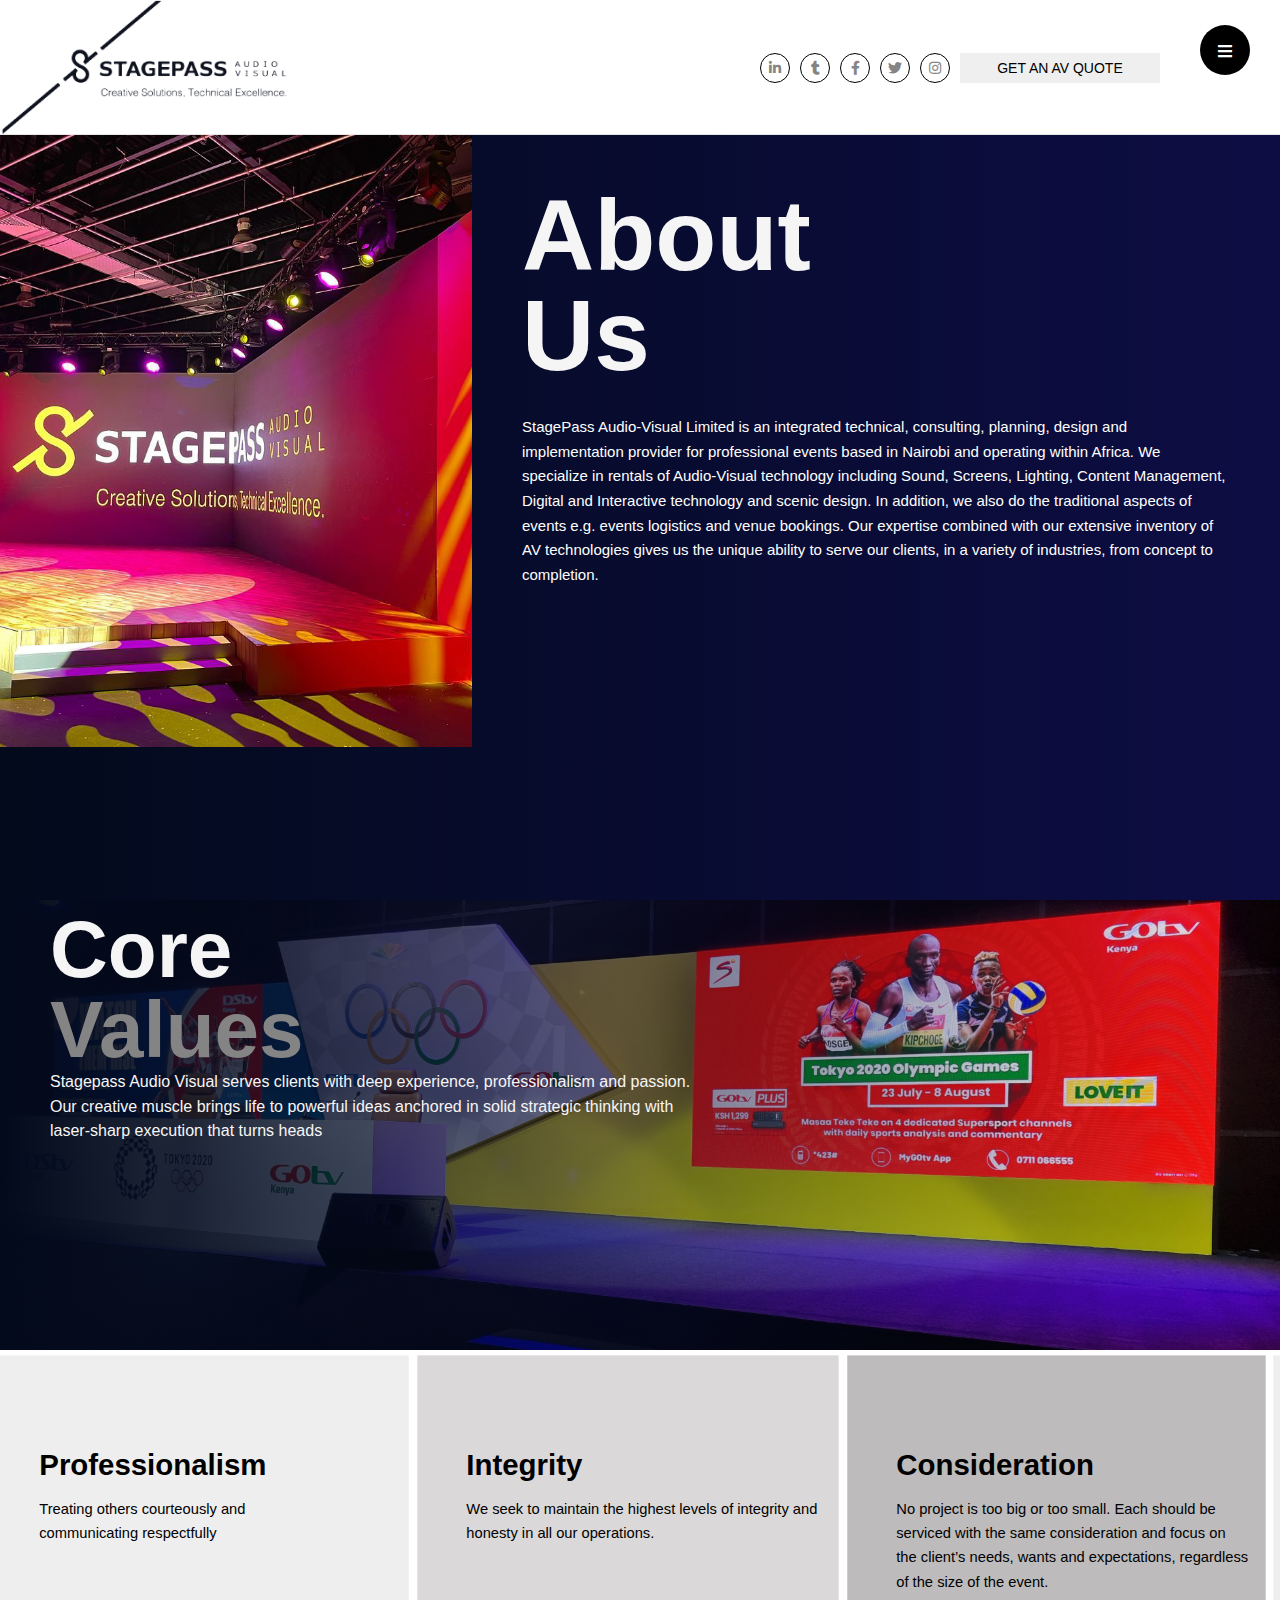
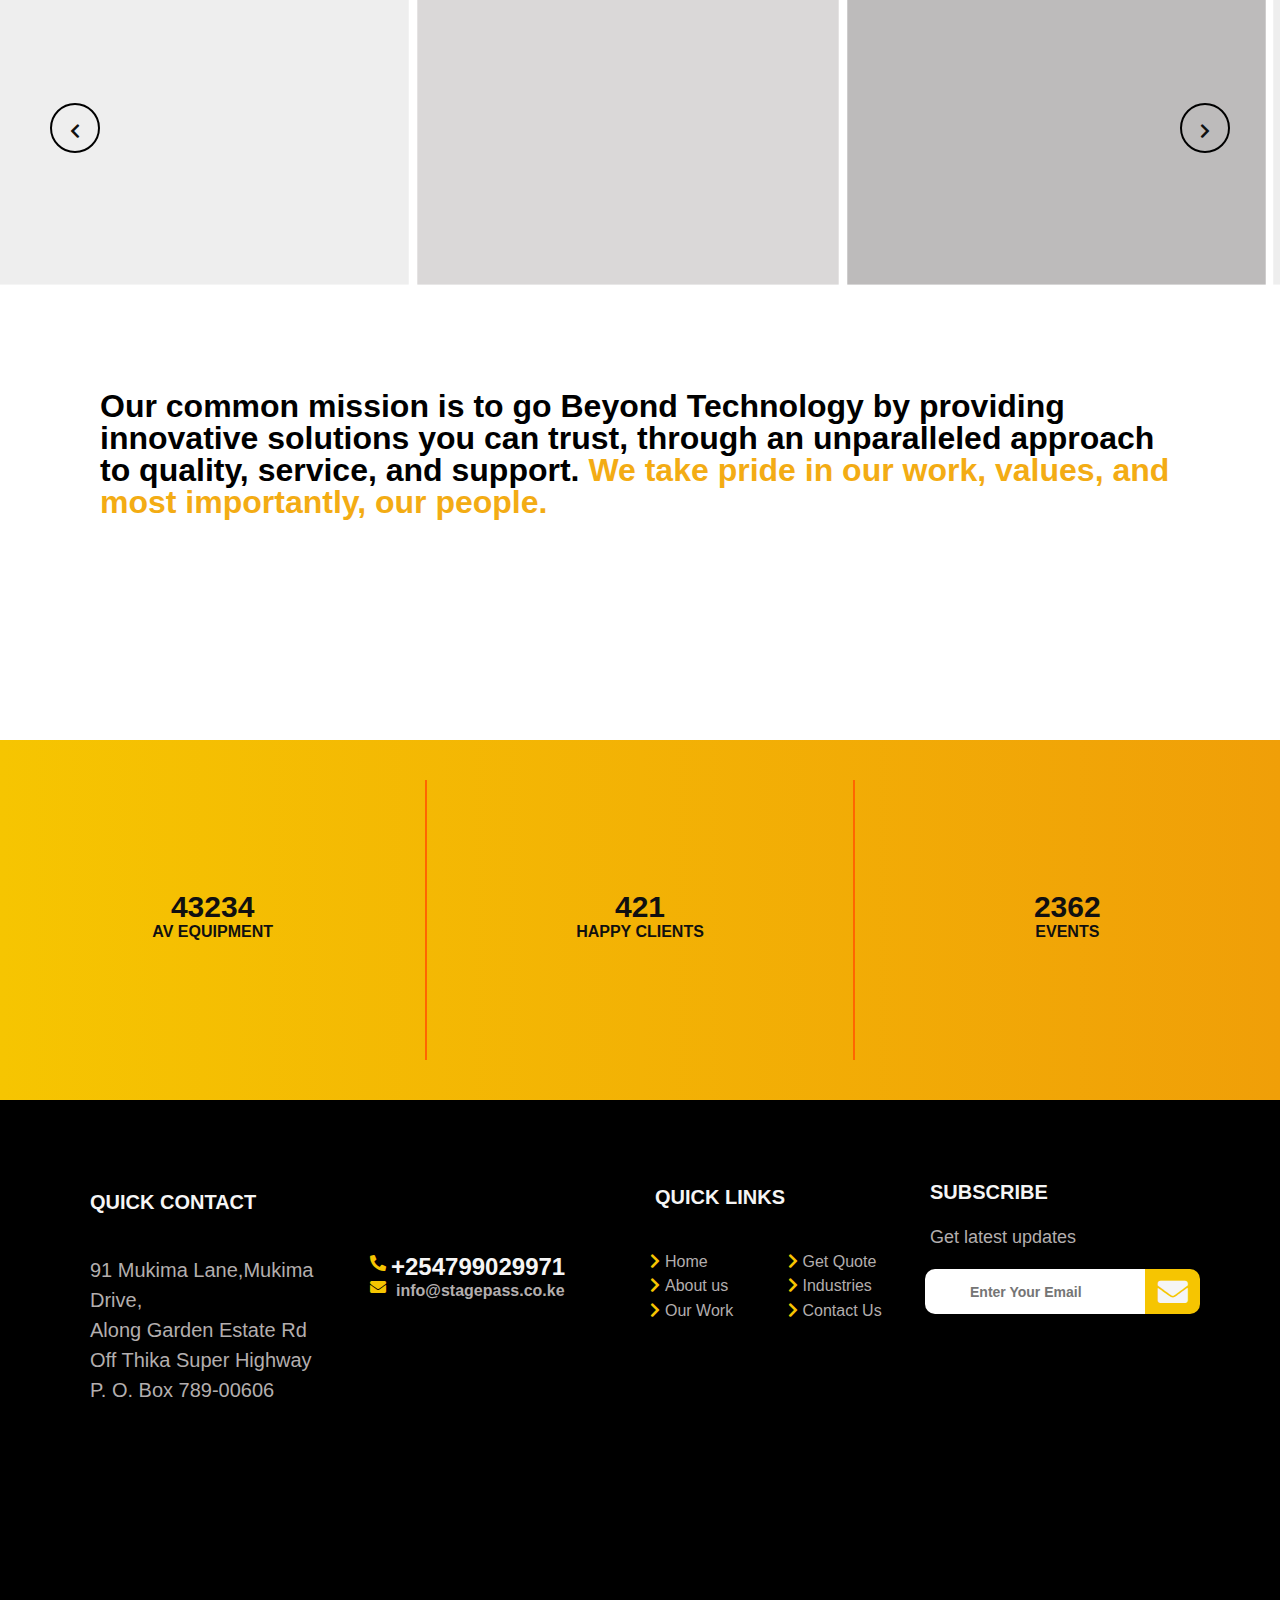
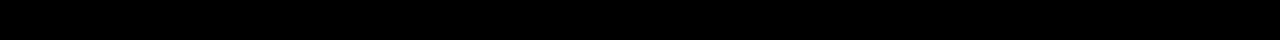
<file: about.html>
<!DOCTYPE html>
<html lan="en" dir="ltr">
  <head>
    <!--CSS-->
    <link rel="stylesheet" type="text/css" href="about.css" />
    <meta charset="utf-8" />
    <meta name="description" content="The Metreprenuer is a collection..." />
    <meta name="author" content="Amos Billy" />
    <meta name="viewport" content="width=device-width, initial-scale=1.0" />
    <meta http-equiv="X-UA-Compatible" content="ie=edge" />
    <link
      rel="icon"
      type="image/png"
      sizes="32x32"
      href="images/pink-icon.png"
    />
    <!-- Fontawesome CDN Link -->

    <link
      href="https://fonts.googleapis.com/css?family=Oxygen:400,300,700"
      rel="stylesheet"
      type="text/css"
    />
    <link
      href="https://fonts.googleapis.com/css?family=Lora"
      rel="stylesheet"
      type="text/css"
    />

    <link
      rel="stylesheet"
      href="https://cdnjs.cloudflare.com/ajax/libs/font-awesome/5.15.2/css/all.min.css"
    />

    <!--Title of the site-->
    <title>
      StagePass Audio Visual Limited - The Best Audio visual company in Kenya,
      Events company in Kenya, Event management company, Event planner, Audio
      visual consultant, Event technology service, Video conferencing service -
      It's Over 9000!
    </title>
  </head>
  <body>
    <!--Start of site of container-->
    <section class="site-container">
      <!--Start of Header-->
      <header>
        <div class="nav-container">
          <div class="nav-container-left">
            <div class="logo">
              <a href="index.html"><img src="images/real-logo.png" class="logo-image" alt="" /></a>
            </div>
            
          </div>
          <div class="nav-container-right">
            <nav class="nav-ul">
              <ul class="nav-ul-one">
                <li class=""><a href=""><i class="fab fa-linkedin-in"></i></a></li>
              </ul>

              <ul class="nav-ul-two">
                <li class=""><a href=""><i class="fab fa-tumblr"></i></a></li>
              </ul>

              <ul class="nav-ul-three">
                <li class=""><a href=""><i class="fab fa-facebook-f"></i></a></li>
              </ul>

              <ul class="nav-ul-four">
                <li class=""><a href=""><i class="fab fa-twitter"></i></a></li>
              </ul>

              <ul class="nav-ul-five">
                <li class=""><a href=""><i class="fab fa-instagram"></i></a></li>
              </ul>

              <ul class="nav-ul-six">
                <button>GET AN AV QUOTE</button>
              </ul>

            </nav>
          </div>

          <div class="bars" id="nav-toggle">
            <i class="fas fa-bars" aria-hidden="true"></i>
          </div>
        </div>
      </header>
      <!--End of Header-->

         <!--Start of hero section-->
         <section class="hero-section">
           <div class="about-hero">
             <div class="about-hero-top">
               <div class="about-hero-top-left">
                 <img src="images/image-032.png" alt="" />
               </div>
               <div class="about-hero-top-right">
                 <h1>About Us</h1>
                 <p>StagePass Audio-Visual Limited is an integrated technical, consulting, planning, design and 
                  implementation provider for professional events based in Nairobi and operating within Africa. 
                  We specialize in rentals of Audio-Visual technology including Sound, Screens, Lighting, 
                  Content Management, Digital and Interactive technology and scenic design. In addition, 
                  we also do the traditional aspects of events e.g. events logistics and venue bookings. 
                  Our expertise combined with our extensive inventory of AV technologies gives us the unique 
                  ability to serve our clients, in a variety of industries, from concept to completion.</p>
               </div>
                <!--Drop down that will appear when one click the navbar menu-->
            <div class="nav-drop-down" id="nav-menu">
              <div class="nav-drop-down-left">
                <ul>
                  <li>
                    Full Production & Event Packages
                  </li>
                  <li>Visual</li>
                  <li>Staging Services</li>
                  <li>Lighting</li>
                  <li>Rigging & Truss Services</li>
                  <li>Graphics</li>
                  <li>Audio</li>
                  <li>Design Services</li>
                  <li>Equipment Rentals & Sales</li>
                </ul>
              </div>
              <div class="nav-drop-down-right">
                <ul>
                  <li><a href="index.html">Home</a></li>
                  <li><a href="about.html">About Us</a></li>
                  <li><a href="work.html">Our Work</a></li>
                  <li><a href="services.html">Av Services</a></li>
                  <li><a href="contact.html">Contact us</a></li>
                </ul>
              </div>
            </div> 
             <!--Drop down that will appear when one click the navbar menu-->
             </div>
             <div class="about-hero-bottom"></div>
           </div>
           
          </section>
          <!--End of hero section-->

          <!--our Core Values-->
          <section class="core-container">
            <img src="images/IMG_5306.JPG" alt="" />
            <div class="core-cover">
              <h1>Core <span>Values</span></h1>

              <p>Stagepass Audio Visual serves clients with deep experience, professionalism and passion.
                Our creative muscle brings life to powerful ideas anchored in solid strategic thinking with
                laser-sharp execution that turns heads</p>
            </div>
          </section>
          <!--End of Our Core Values-->

          <!--professionalism and intergrity-->
          <section class="profession-container">
           <div class="slide-container">

            <div class="container" id="slider">
              <div class="thumbnail thumbnail-one">
                <h2>Professionalism</h2>
                <p>Treating others courteously and 
                  communicating respectfully</p>
              </div>
              <div class="thumbnail thumbnail-two">
                <h2>Integrity</h2>
                <p>We seek to maintain the highest levels of integrity 
                  and honesty in all our operations.</p>
              </div>
              <div class="thumbnail thumbnail-three">
                <h2>Consideration</h2>
                <p>No project is too big or too small. Each should be 
                  serviced with the same consideration and focus on 
                  the client’s needs, wants and expectations, regardless 
                  of the size of the event.</p>
              </div>
              <div class="thumbnail thumbnail-four">
                <h2>Understanding</h2>
                <p>All people and situations are unique. We start all relationships and processes with understanding.</p>
              </div>
              <div class="thumbnail thumbnail-five">
                <h2>Passion</h2>
                <p>Inspired to go the extra mile with pride and enthusiasm.</p>
              </div>
              <div class="thumbnail thumbnail-six">
                <h2>Experience</h2>
                <p>The experience is what will resonate with our people, our clients and their audience. Everything we do is in support of elevating that experience.</p>
              </div>
              <div class="thumbnail thumbnail-seven">
                <h2>Expanding the art of the possible</h2>
                <p>We start with the perspective that the goal is not simply to apply best practice but to invent it. Each client is unique, and there is seldom only one solution. We believe that breakthrough ideas often result from the work of teams seeking to creatively solve real client challenges. We seek to extend the art and science of event management by generalizing from our experience.</p>
              </div>
            </div>

              <!--Arrows-->
            <div id="slide-left" class="arrow lefti" onclick="plusSlides2(-1)">
              <i class="fas fa-chevron-left"></i>
            </div>
            <div id="slide-right" class="arrow righti" onclick="plusSlides2(1)">
              <i class="fas fa-chevron-right"></i>
            </div>
              <!--End of arrows-->

           </div>
          </section>
          <!--professionalism and intergrity-->

          <!--Common Mission-->
          <section class="mission-container">
            <h2>Our common mission is to go Beyond Technology by providing innovative 
              solutions you can trust, through an unparalleled approach to quality, 
              service, and support. <span>We take pride in our work, values, and most 
              importantly, our people.</span></h2>
          </section>
          <!--End of Common Mission-->

           <!--Happy clients-->
      <section class="clients-container">
        <div class="clients-left">
          <h1>43234</h1>
          <h4>AV EQUIPMENT</h4>
        </div>
        <div class="clients-mid">
          <h1>421</h1>
          <h4>HAPPY CLIENTS</h4>
        </div>
        <div class="clients-right">
          <h1>2362</h1>
          <h4>EVENTS</h4>
        </div>
      </section>
      <!--End of happy clients-->
      

       <!--Footer-->
       <section class="footer-container">
        <div class="footer-left">
          <h4>QUICK CONTACT</h4>
          <div class="quick-container">
            <div class="quick-container-left">
              <h5>91 Mukima Lane,Mukima Drive, <br />
                Along Garden Estate Rd <br />
                Off Thika Super Highway <br />
                P. O. Box 789-00606</h5>
            </div>
            <div class="quick-container-right">
              <ul>
                <li><i class="fas fa-phone-alt"></i><h2>+254799029971</h2></li>
                <li><i class="fas fa-envelope"></i><h4>info@stagepass.co.ke</h4></li>
              </ul>
            </div>
          </div>
        </div>
        <div class="footer-mid">
          <h4>QUICK LINKS</h4>
          <div class="footer-links-container">
            <div class="footer-links-left">
              <ul>
                <li><i class="fas fa-chevron-right"></i><a href="index.html">Home</a></li>
                <li><i class="fas fa-chevron-right"></i><a href="about.html">About us</a></li>
                <li><i class="fas fa-chevron-right"></i><a href="work.html">Our Work</a></li>
              </ul>
            </div>
            <div class="footer-links-right">
              <ul>
                <li><i class="fas fa-chevron-right"></i><a href="#">Get Quote</a></li>
                <li><i class="fas fa-chevron-right"></i><a href="#">Industries</a></li>
                <li><i class="fas fa-chevron-right"></i><a href="contact.html">Contact Us</a></li>
              </ul>
            </div>
          </div>
        </div>
        <div class="footer-right">
          <h4>SUBSCRIBE</h2>
            <p>Get latest updates</p>

            <div class='searchBox'>
              <input type="text" placeholder='Enter Your Email' />
              <div class="email-envelope">
              <i class="fas fa-envelope" class="searchIcon"></i>
              </div>
            </div>
        </div>
      </section>
      <!--End of footer-->
      <!--main js-->
    </section>
    <!--End of site of container-->
    <script src="index.js"></script>
    <script src="script.js"></script>
  </body>
</html>
</file>
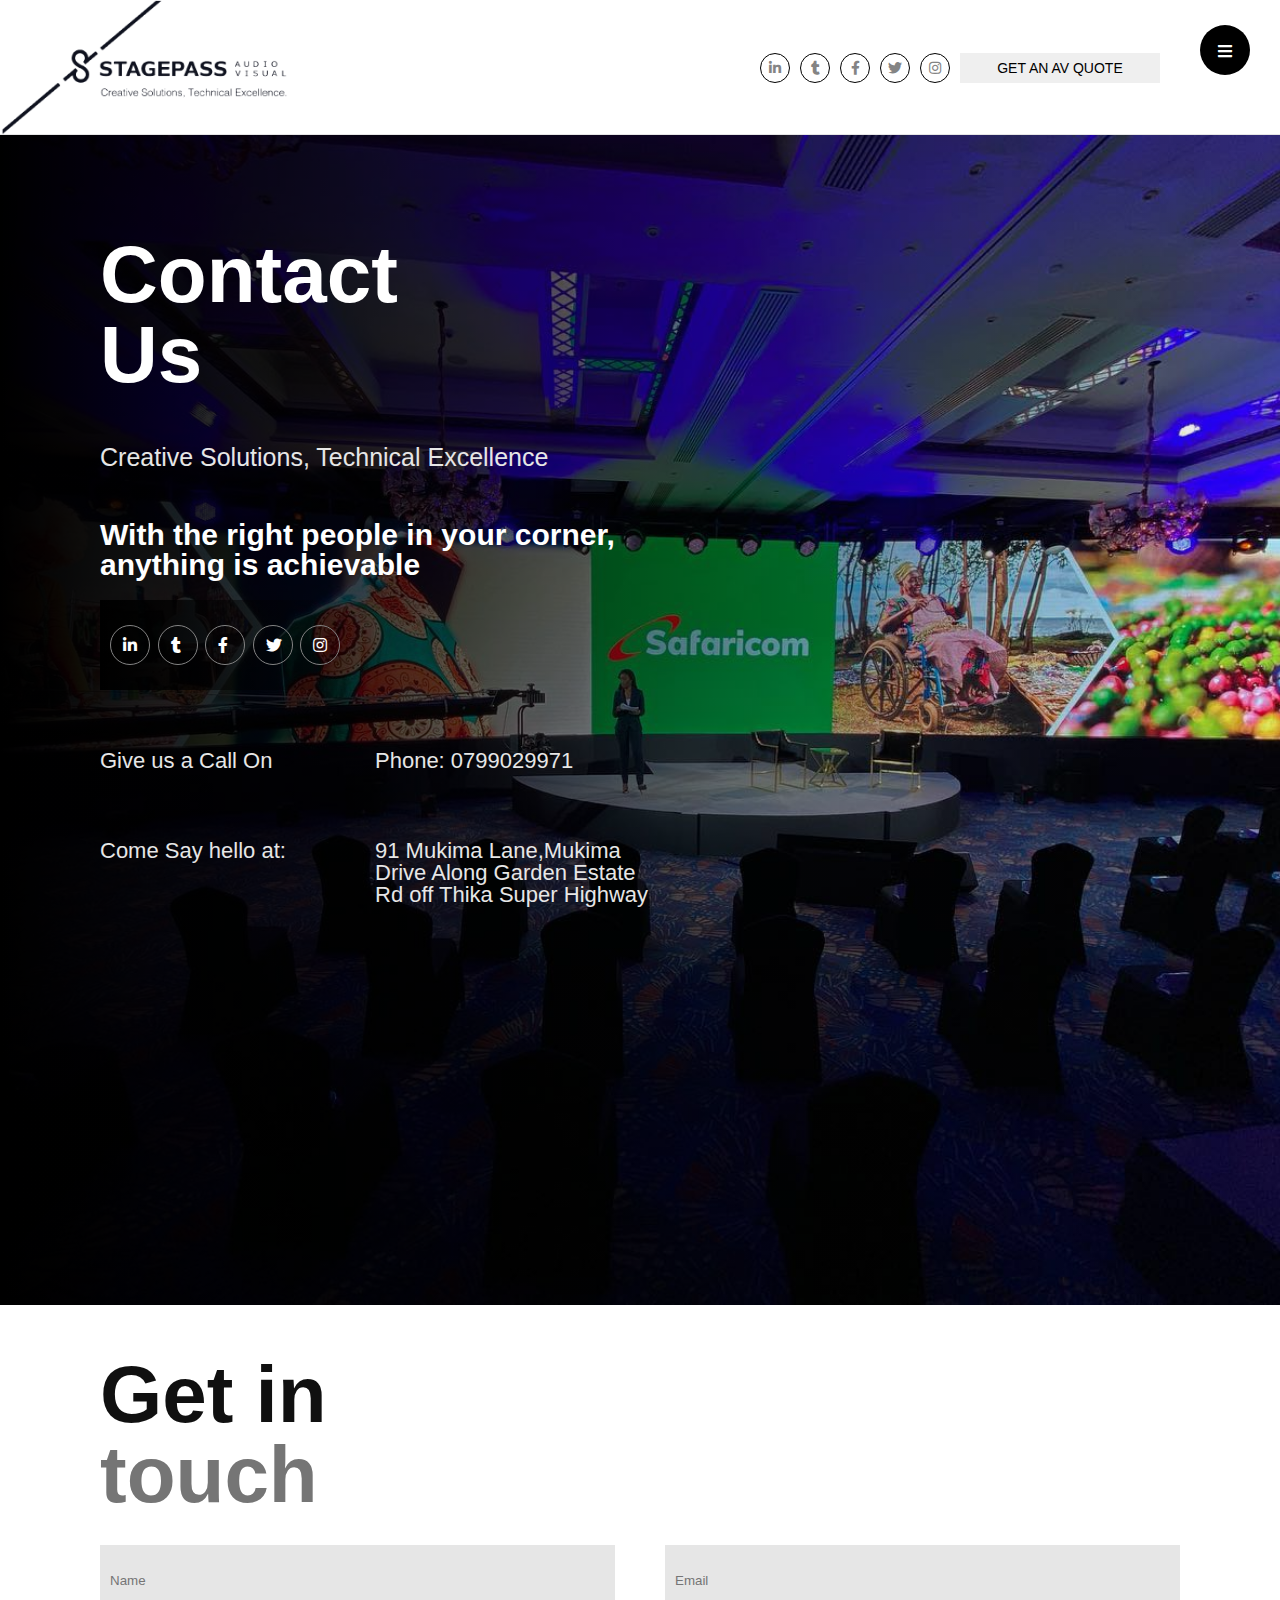
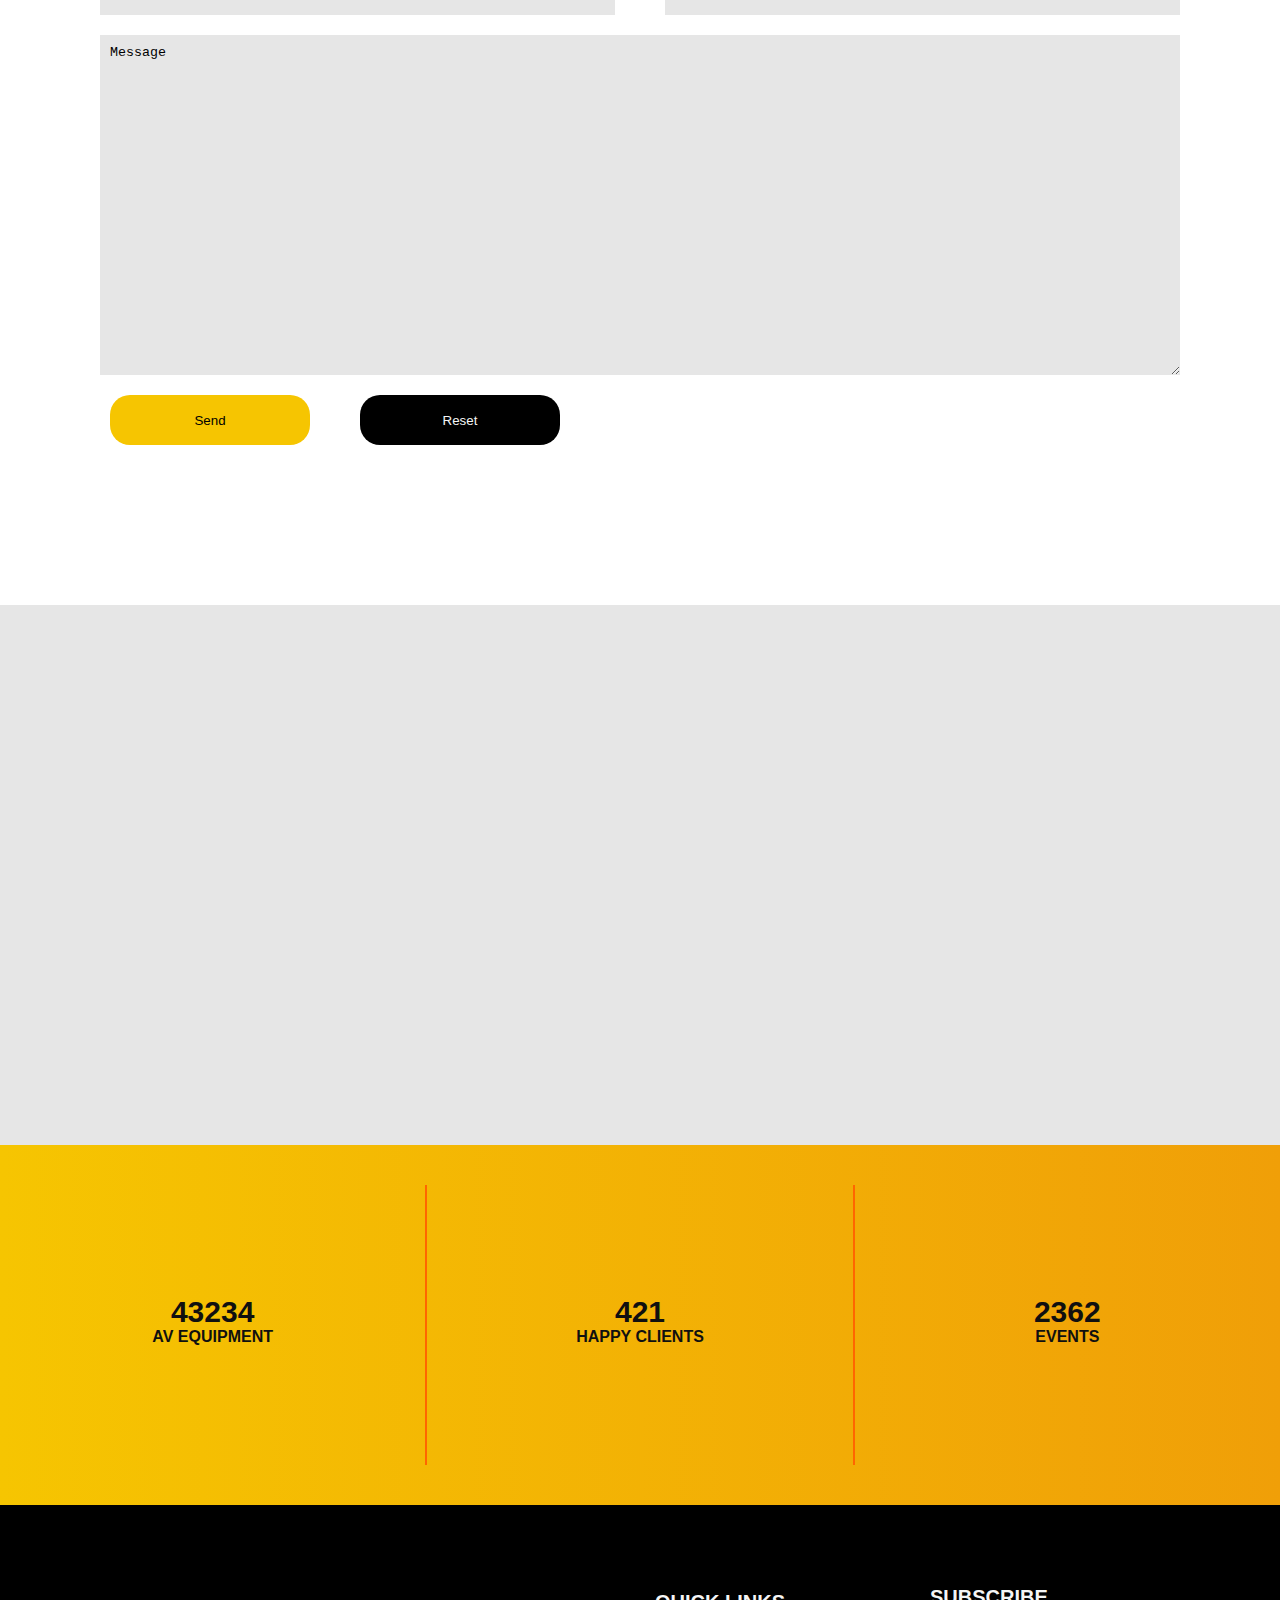
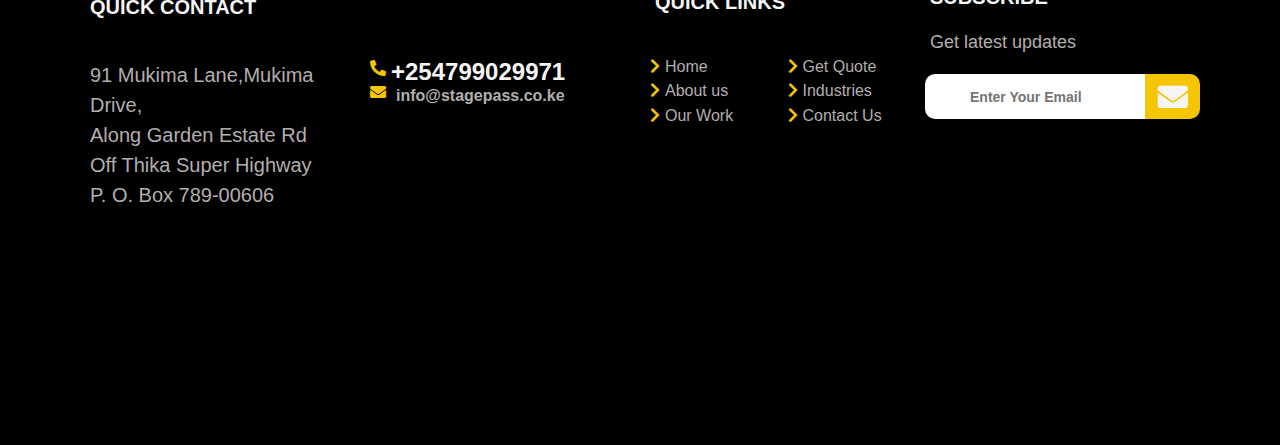
<file: contact.html>
<!DOCTYPE html>
<html lan="en" dir="ltr">
  <head>
    <!--CSS-->
    <link rel="stylesheet" type="text/css" href="contact.css" />
    <meta charset="utf-8" />
    <meta name="description" content="The Metreprenuer is a collection..." />
    <meta name="author" content="Amos Billy" />
    <meta name="viewport" content="width=device-width, initial-scale=1.0" />
    <meta http-equiv="X-UA-Compatible" content="ie=edge" />
    <link
      rel="icon"
      type="image/png"
      sizes="32x32"
      href="images/pink-icon.png"
    />
    <!-- Fontawesome CDN Link -->

    <link
      href="https://fonts.googleapis.com/css?family=Oxygen:400,300,700"
      rel="stylesheet"
      type="text/css"
    />
    <link
      href="https://fonts.googleapis.com/css?family=Lora"
      rel="stylesheet"
      type="text/css"
    />

    <link
      rel="stylesheet"
      href="https://cdnjs.cloudflare.com/ajax/libs/font-awesome/5.15.2/css/all.min.css"
    />

    <!--Title of the site-->
    <title>
      StagePass Audio Visual Limited - The Best Audio visual company in Kenya,
      Events company in Kenya, Event management company, Event planner, Audio
      visual consultant, Event technology service, Video conferencing service -
      It's Over 9000!
    </title>
  </head>
  <body>
    <!--Start of site of container-->
    <section class="site-container">
      <!--Start of Header-->
      <header>
        <div class="nav-container">
          <div class="nav-container-left">
            <div class="logo">
              <a href="index.html"><img src="images/real-logo.png" class="logo-image" alt="" /></a>
            </div>
            
          </div>
          <div class="nav-container-right">
            <nav class="nav-ul">
              <ul class="nav-ul-one">
                <li class=""><a href=""><i class="fab fa-linkedin-in"></i></a></li>
              </ul>

              <ul class="nav-ul-two">
                <li class=""><a href=""><i class="fab fa-tumblr"></i></a></li>
              </ul>

              <ul class="nav-ul-three">
                <li class=""><a href=""><i class="fab fa-facebook-f"></i></a></li>
              </ul>

              <ul class="nav-ul-four">
                <li class=""><a href=""><i class="fab fa-twitter"></i></a></li>
              </ul>

              <ul class="nav-ul-five">
                <li class=""><a href=""><i class="fab fa-instagram"></i></a></li>
              </ul>

              <ul class="nav-ul-six">
                <button>GET AN AV QUOTE</button>
              </ul>

            </nav>
          </div>

          <div class="bars" id="nav-toggle">
            <i class="fas fa-bars" aria-hidden="true"></i>
          </div>
        </div>
      </header>
      <!--End of Header-->

         <!--Start of hero section-->
         <section class="hero-section">
           <div class="contact-hero">
             <img src="images/image-033.png" alt="" />
             <div class="contact-hero-cover">
               <h1>Contact Us</h1>
               <h4>Creative Solutions, Technical Excellence</h4>
               <h2>With the right people in your corner, 
                anything is achievable</h2>
                <ul>
                  <li><i class="fab fa-linkedin-in"></i></li>
                  <li><i class="fab fa-tumblr"></i></li>
                  <li><i class="fab fa-facebook-f"></i></li>
                  <li><i class="fab fa-twitter"></i></li>
                  <li><i class="fab fa-instagram"></i></li>
                </ul>

                <div class="give-us-call">
                  <div class="give-us-call-left">
                    <h4>Give us a Call On</h4> <h4>Phone: 0799029971</h4>
                  </div>
                  <div class="give-us-call-right">
                    <h4>Come Say hello at:</h4> <h4>91 Mukima Lane,Mukima Drive 
                      Along Garden Estate Rd off Thika 
                      Super Highway</h4>
                  </div>
                </div>
             </div>
           </div>
            <!--Drop down that will appear when one click the navbar menu-->
            <div class="nav-drop-down" id="nav-menu">
              <div class="nav-drop-down-left">
                <ul>
                  <li>
                    Full Production & Event Packages
                  </li>
                  <li>Visual</li>
                  <li>Staging Services</li>
                  <li>Lighting</li>
                  <li>Rigging & Truss Services</li>
                  <li>Graphics</li>
                  <li>Audio</li>
                  <li>Design Services</li>
                  <li>Equipment Rentals & Sales</li>
                </ul>
              </div>
              <div class="nav-drop-down-right">
                <ul>
                  <li><a href="index.html">Home</a></li>
                  <li><a href="about.html">About Us</a></li>
                  <li><a href="work.html">Our Work</a></li>
                  <li><a href="services.html">Av Services</a></li>
                  <li><a href="contact.html">Contact us</a></li>
                </ul>
              </div>
            </div> 
             <!--Drop down that will appear when one click the navbar menu-->
          </section>
          <!--End of hero section-->

          <!--Get in touch-->
          <section class="get-in-touch">
            <h1>Get in <span>touch</span></h1>
            <form class="message-container">
              <div class="message-container-one">
                <input type="text" id="name" placeholder="Name" name="name">
                <input type="email" id="email" placeholder="Email" name="email" class="mail-mail">
              </div>
              <div class="message-container-two">
                <textarea name="message" id="message">Message</textarea>
              </div>
              <div class="message-container-three">
                <button class="yellow-button">Send</button><button class="black-button">Reset</button>
              </div>
            </form>
          </section>
          <!--End of Get in touch-->

          <!--Map section-->
          <section class="map-container">
            <iframe src="https://www.google.com/maps/embed?pb=!1m18!1m12!1m3!1d1994.4483679513623!2d36.86626475789746!3d-1.2315073181839415!2m3!1f0!2f0!3f0!3m2!1i1024!2i768!4f13.1!3m3!1m2!1s0x182f1607cace031f%3A0xf92242b77a4956a5!2sStagePass%20Audio%20Visual%20Limited!5e0!3m2!1sen!2ske!4v1643467353798!5m2!1sen!2ske" width="100%" height="100%" style="border:0;" allowfullscreen="" loading="lazy"></iframe>
          </section>
          <!--End of Map Section-->

           <!--Happy clients-->
      <section class="clients-container">
        <div class="clients-left">
          <h1>43234</h1>
          <h4>AV EQUIPMENT</h4>
        </div>
        <div class="clients-mid">
          <h1>421</h1>
          <h4>HAPPY CLIENTS</h4>
        </div>
        <div class="clients-right">
          <h1>2362</h1>
          <h4>EVENTS</h4>
        </div>
      </section>
      <!--End of happy clients-->
      

       <!--Footer-->
       <section class="footer-container">
        <div class="footer-left">
          <h4>QUICK CONTACT</h4>
          <div class="quick-container">
            <div class="quick-container-left">
              <h5>91 Mukima Lane,Mukima Drive, <br />
                Along Garden Estate Rd <br />
                Off Thika Super Highway <br />
                P. O. Box 789-00606</h5>
            </div>
            <div class="quick-container-right">
              <ul>
                <li><i class="fas fa-phone-alt"></i><h2>+254799029971</h2></li>
                <li><i class="fas fa-envelope"></i><h4>info@stagepass.co.ke</h4></li>
              </ul>
            </div>
          </div>
        </div>
        <div class="footer-mid">
          <h4>QUICK LINKS</h4>
          <div class="footer-links-container">
            <div class="footer-links-left">
              <ul>
                <li><i class="fas fa-chevron-right"></i><a href="index.html">Home</a></li>
                <li><i class="fas fa-chevron-right"></i><a href="about.html">About us</a></li>
                <li><i class="fas fa-chevron-right"></i><a href="work.html">Our Work</a></li>
              </ul>
            </div>
            <div class="footer-links-right">
              <ul>
                <li><i class="fas fa-chevron-right"></i><a href="#">Get Quote</a></li>
                <li><i class="fas fa-chevron-right"></i><a href="#">Industries</a></li>
                <li><i class="fas fa-chevron-right"></i><a href="contact.html">Contact Us</a></li>
              </ul>
            </div>
          </div>
        </div>
        <div class="footer-right">
          <h4>SUBSCRIBE</h2>
            <p>Get latest updates</p>

            <div class='searchBox'>
              <input type="text" placeholder='Enter Your Email' />
              <div class="email-envelope">
              <i class="fas fa-envelope" class="searchIcon"></i>
              </div>
            </div>
        </div>
      </section>
      <!--End of footer-->
      <!--main js-->
    </section>
    <!--End of site of container-->
    <script src="index.js"></script>
  </body>
</html>
</file>
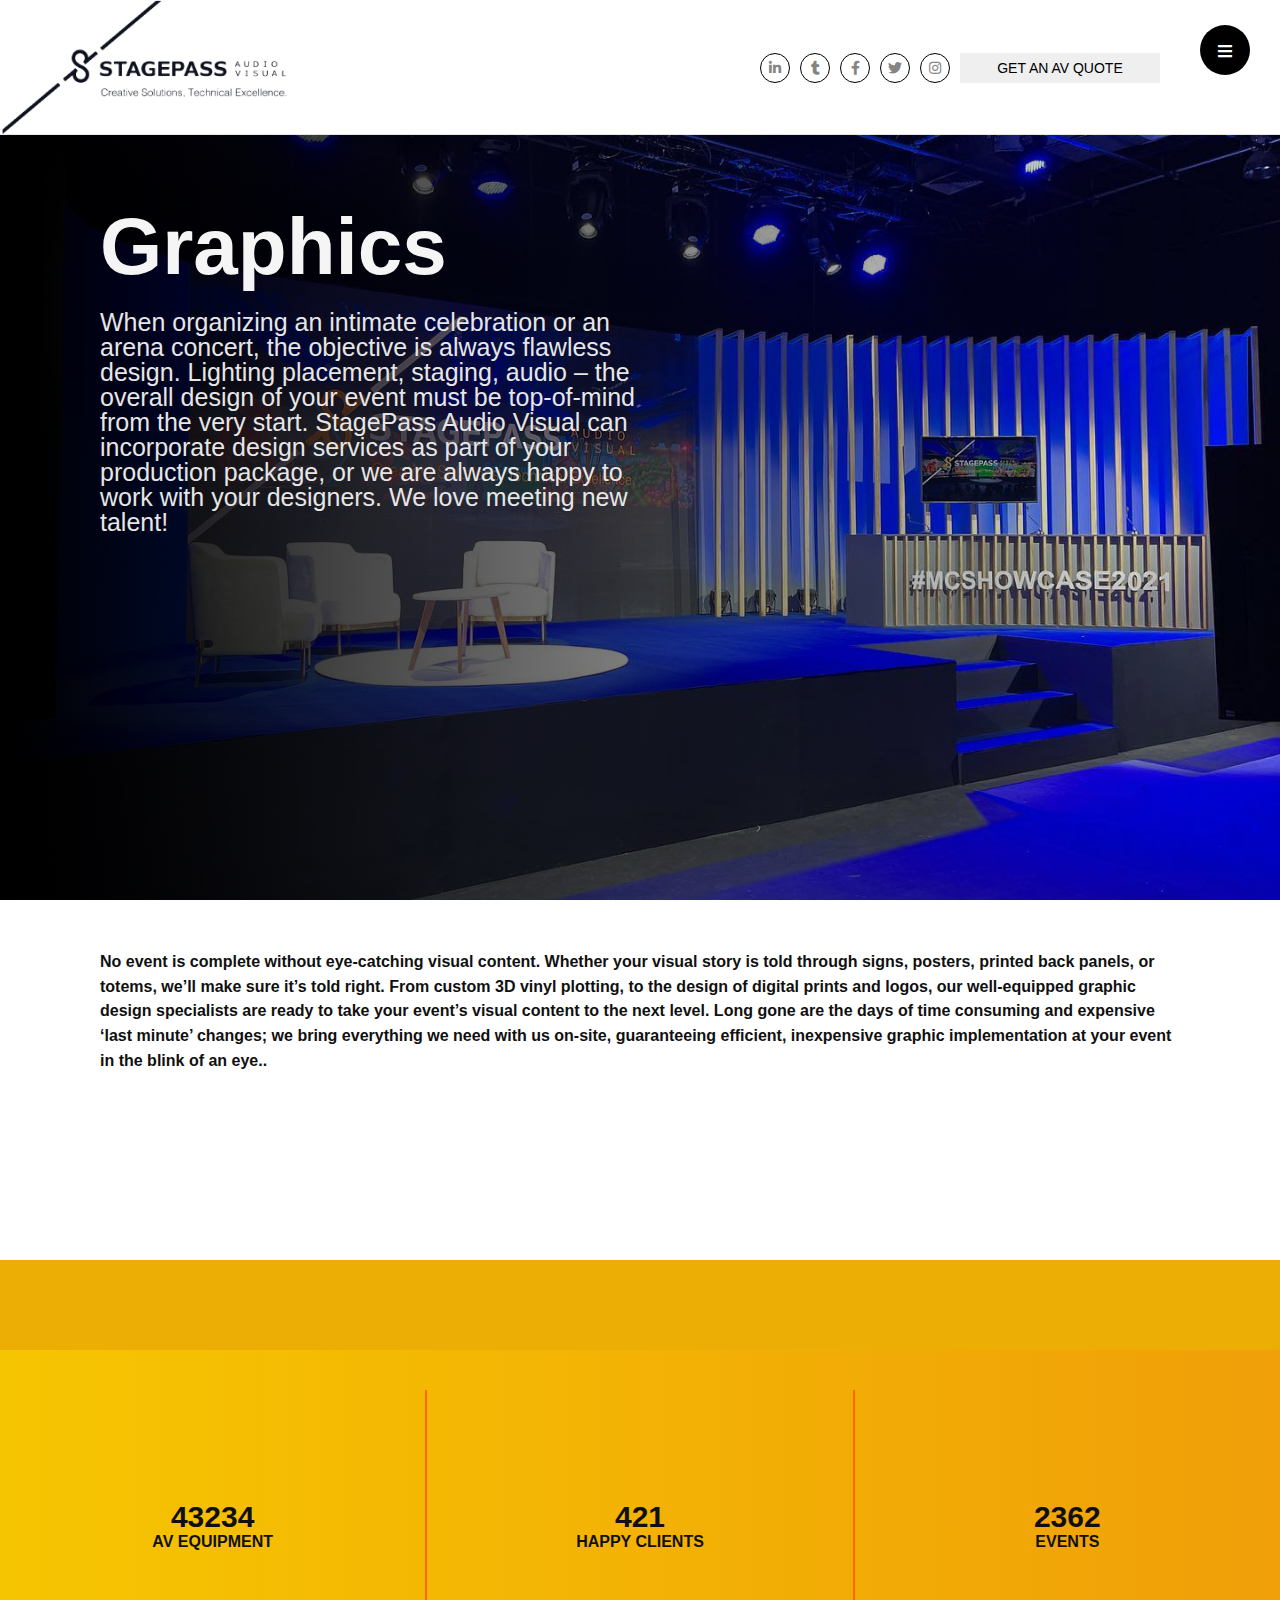
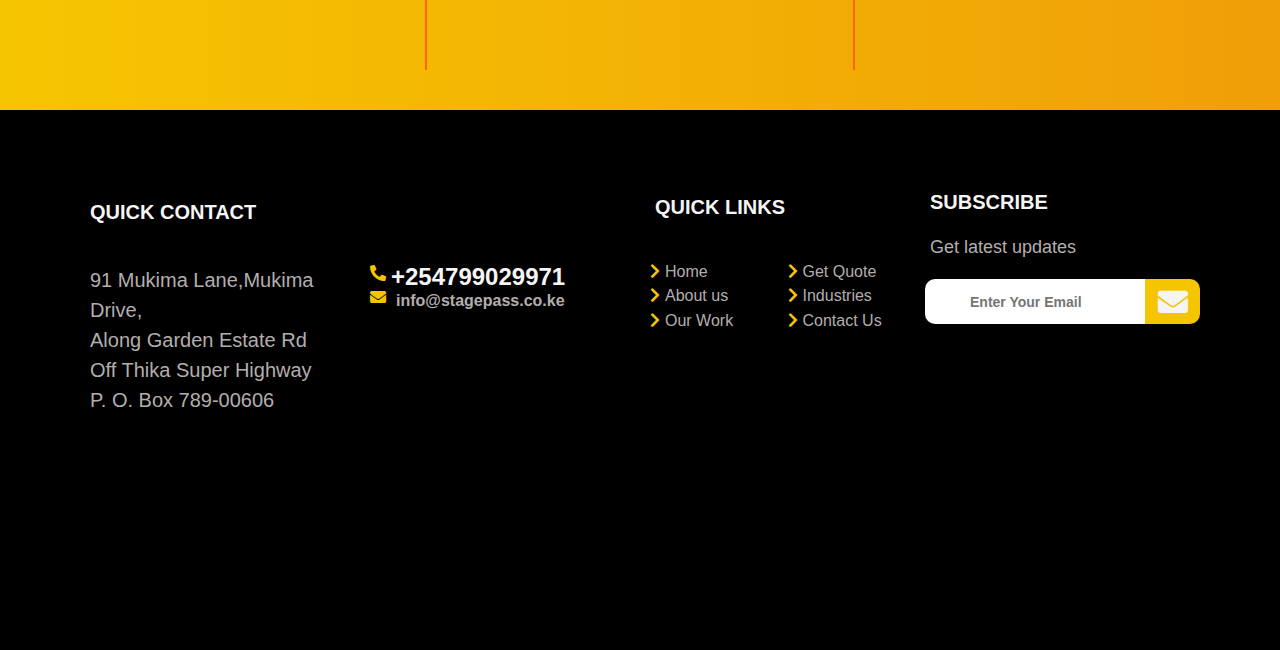
<file: services.html>
<!DOCTYPE html>
<html lan="en" dir="ltr">
  <head>
    <!--CSS-->
    <link rel="stylesheet" type="text/css" href="service.css" />
    <meta charset="utf-8" />
    <meta name="description" content="The Metreprenuer is a collection..." />
    <meta name="author" content="Amos Billy" />
    <meta name="viewport" content="width=device-width, initial-scale=1.0" />
    <meta http-equiv="X-UA-Compatible" content="ie=edge" />
    <link
      rel="icon"
      type="image/png"
      sizes="32x32"
      href="images/pink-icon.png"
    />
    <!-- Fontawesome CDN Link -->

    <link
      href="https://fonts.googleapis.com/css?family=Oxygen:400,300,700"
      rel="stylesheet"
      type="text/css"
    />
    <link
      href="https://fonts.googleapis.com/css?family=Lora"
      rel="stylesheet"
      type="text/css"
    />

    <link
      rel="stylesheet"
      href="https://cdnjs.cloudflare.com/ajax/libs/font-awesome/5.15.2/css/all.min.css"
    />

    <!--Title of the site-->
    <title>
      StagePass Audio Visual Limited - The Best Audio visual company in Kenya,
      Events company in Kenya, Event management company, Event planner, Audio
      visual consultant, Event technology service, Video conferencing service -
      It's Over 9000!
    </title>
  </head>
  <body>
    <!--Start of site of container-->
    <section class="site-container">
      <!--Start of Header-->
      <header>
        <div class="nav-container">
          <div class="nav-container-left">
            <div class="logo">
              <a href="index.html"><img src="images/real-logo.png" class="logo-image" alt="" /></a>
            </div>
            
          </div>
          <div class="nav-container-right">
            <nav class="nav-ul">
              <ul class="nav-ul-one">
                <li class=""><a href=""><i class="fab fa-linkedin-in"></i></a></li>
              </ul>

              <ul class="nav-ul-two">
                <li class=""><a href=""><i class="fab fa-tumblr"></i></a></li>
              </ul>

              <ul class="nav-ul-three">
                <li class=""><a href=""><i class="fab fa-facebook-f"></i></a></li>
              </ul>

              <ul class="nav-ul-four">
                <li class=""><a href=""><i class="fab fa-twitter"></i></a></li>
              </ul>

              <ul class="nav-ul-five">
                <li class=""><a href=""><i class="fab fa-instagram"></i></a></li>
              </ul>

              <ul class="nav-ul-six">
                <button>GET AN AV QUOTE</button>
              </ul>

            </nav>
          </div>

          <div class="bars" id="nav-toggle">
            <i class="fas fa-bars" aria-hidden="true"></i>
          </div>
        </div>
      </header>
      <!--End of Header-->

         <!--Start of hero section-->
         <section class="hero-section">
           <div class="hero-service">
             <img src="images/image-034.png" alt="" />
            <div class="hero-service-cover">
              <h1>Graphics</h1>
              <h4>When organizing an intimate celebration or an 
                arena concert, the objective is always flawless 
                design. Lighting placement, staging, audio – the 
                overall design of your event must be top-of-mind 
                from the very start. StagePass Audio Visual can 
                incorporate design services as part of your production package, or we are always happy to work 
                with your designers. We love meeting new talent!</h4>
            </div>
           </div>
            
                  <!--Drop down that will appear when one click the navbar menu-->
                  <div class="nav-drop-down" id="nav-menu">
                    <div class="nav-drop-down-left">
                      <ul>
                        <li>
                          Full Production & Event Packages
                        </li>
                        <li>Visual</li>
                        <li>Staging Services</li>
                        <li>Lighting</li>
                        <li>Rigging & Truss Services</li>
                        <li>Graphics</li>
                        <li>Audio</li>
                        <li>Design Services</li>
                        <li>Equipment Rentals & Sales</li>
                      </ul>
                    </div>
                    <div class="nav-drop-down-right">
                      <ul>
                        <li><a href="index.html">Home</a></li>
                        <li><a href="about.html">About Us</a></li>
                        <li><a href="work.html">Our Work</a></li>
                        <li><a href="services.html">Av Services</a></li>
                        <li><a href="contact.html">Contact us</a></li>
                      </ul>
                    </div>
                  </div> 
                   <!--Drop down that will appear when one click the navbar menu-->
          </section>
          <!--End of hero section-->

          <!--no event is complete-->
          <section class="no-event">
            <div class="no-event-top">
              <h4>No event is complete without eye-catching visual content. Whether your visual story is told through signs, posters, printed back panels, or totems, we’ll make sure it’s told 
                right. From custom 3D vinyl plotting, to the design of digital prints and logos, our well-equipped graphic design specialists are ready to take your event’s visual content to the 
                next level. Long gone are the days of time consuming and expensive ‘last minute’ changes; we bring everything we need with us on-site, guaranteeing efficient, inexpensive 
                graphic implementation at your event in the blink of an eye..</h4>
            </div>
            <div class="no-event-bottom"></div>
          </section>
          <!--End of no event is complete-->

           <!--Happy clients-->
      <section class="clients-container">
        <div class="clients-left">
          <h1>43234</h1>
          <h4>AV EQUIPMENT</h4>
        </div>
        <div class="clients-mid">
          <h1>421</h1>
          <h4>HAPPY CLIENTS</h4>
        </div>
        <div class="clients-right">
          <h1>2362</h1>
          <h4>EVENTS</h4>
        </div>
      </section>
      <!--End of happy clients-->
      

       <!--Footer-->
       <section class="footer-container">
        <div class="footer-left">
          <h4>QUICK CONTACT</h4>
          <div class="quick-container">
            <div class="quick-container-left">
              <h5>91 Mukima Lane,Mukima Drive, <br />
                Along Garden Estate Rd <br />
                Off Thika Super Highway <br />
                P. O. Box 789-00606</h5>
            </div>
            <div class="quick-container-right">
              <ul>
                <li><i class="fas fa-phone-alt"></i><h2>+254799029971</h2></li>
                <li><i class="fas fa-envelope"></i><h4>info@stagepass.co.ke</h4></li>
              </ul>
            </div>
          </div>
        </div>
        <div class="footer-mid">
          <h4>QUICK LINKS</h4>
          <div class="footer-links-container">
            <div class="footer-links-left">
              <ul>
                <li><i class="fas fa-chevron-right"></i><a href="index.html">Home</a></li>
                <li><i class="fas fa-chevron-right"></i><a href="about.html">About us</a></li>
                <li><i class="fas fa-chevron-right"></i><a href="work.html">Our Work</a></li>
              </ul>
            </div>
            <div class="footer-links-right">
              <ul>
                <li><i class="fas fa-chevron-right"></i><a href="#">Get Quote</a></li>
                <li><i class="fas fa-chevron-right"></i><a href="#">Industries</a></li>
                <li><i class="fas fa-chevron-right"></i><a href="contact.html">Contact Us</a></li>
              </ul>
            </div>
          </div>
        </div>
        <div class="footer-right">
          <h4>SUBSCRIBE</h2>
            <p>Get latest updates</p>

            <div class='searchBox'>
              <input type="text" placeholder='Enter Your Email' />
              <div class="email-envelope">
              <i class="fas fa-envelope" class="searchIcon"></i>
              </div>
            </div>
        </div>
      </section>
      <!--End of footer-->
      <!--main js-->
    </section>
    <!--End of site of container-->
    <script src="index.js"></script>
  </body>
</html>
</file>
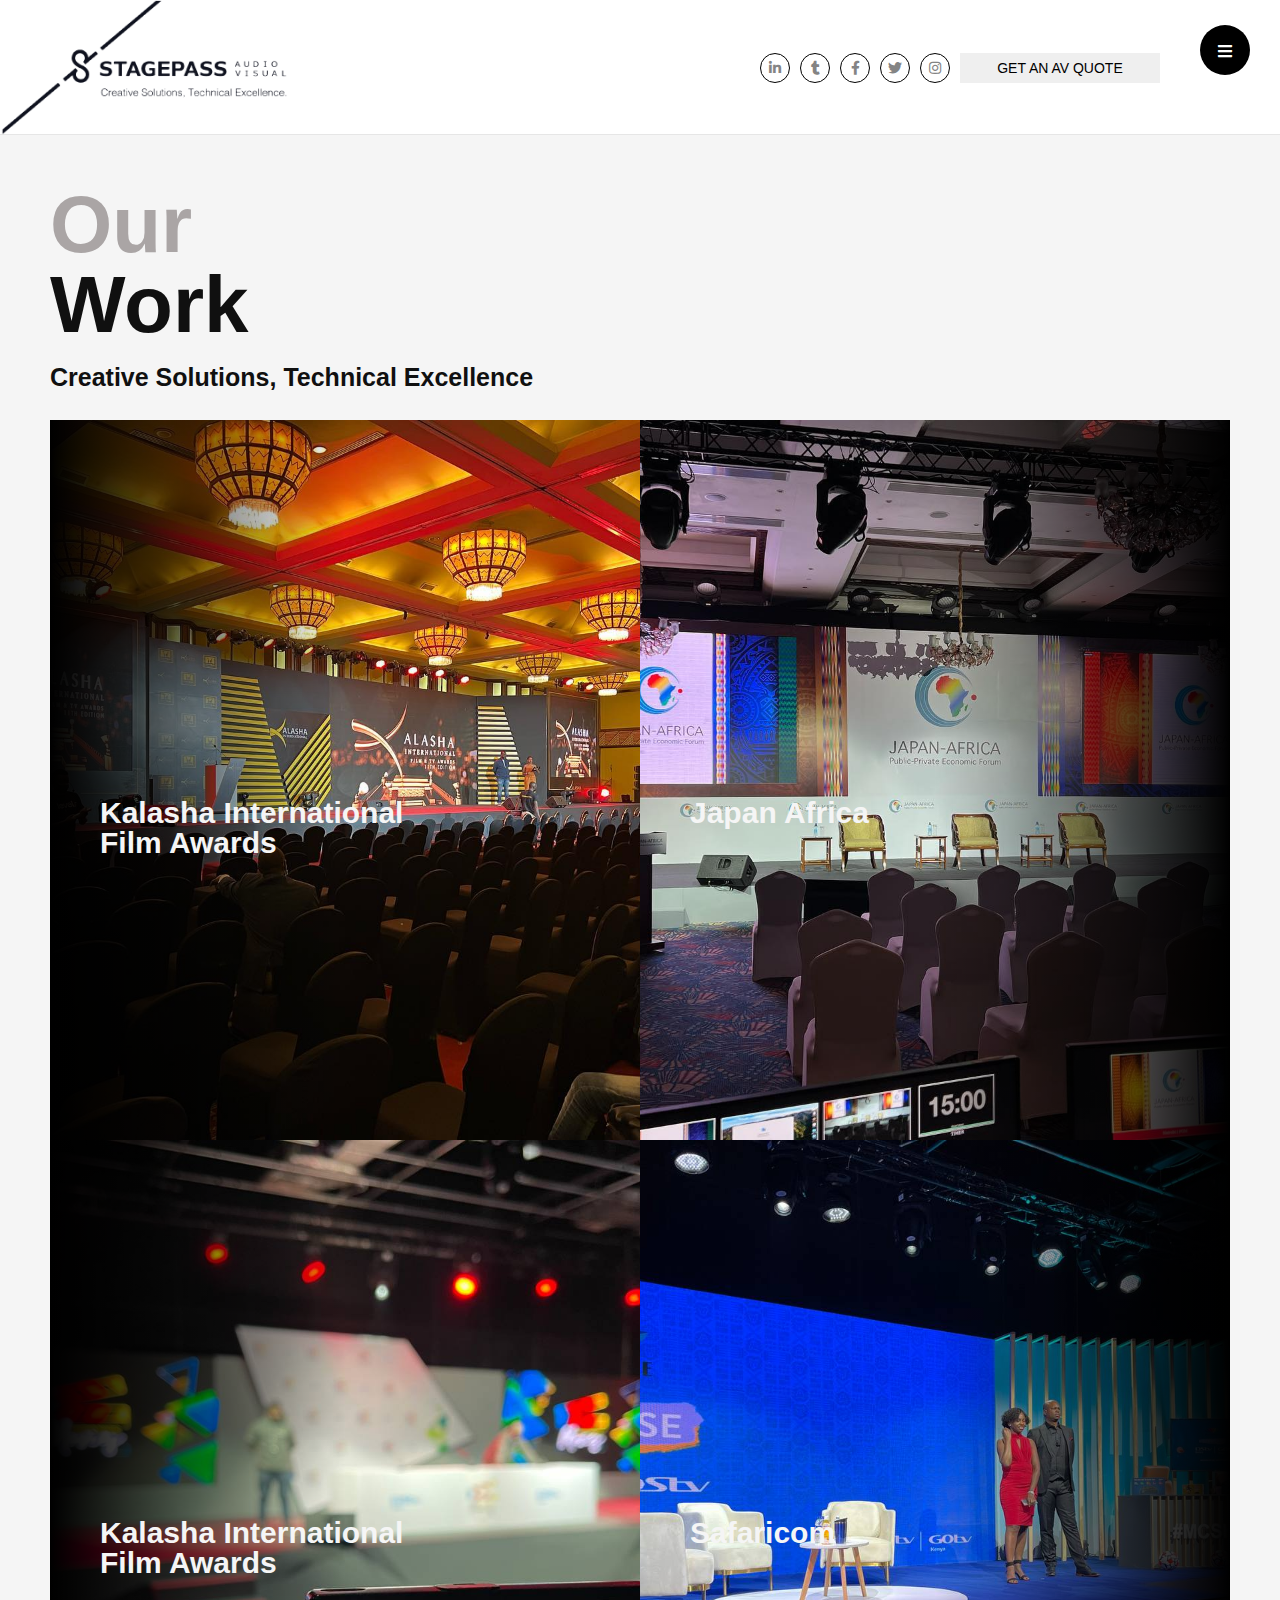
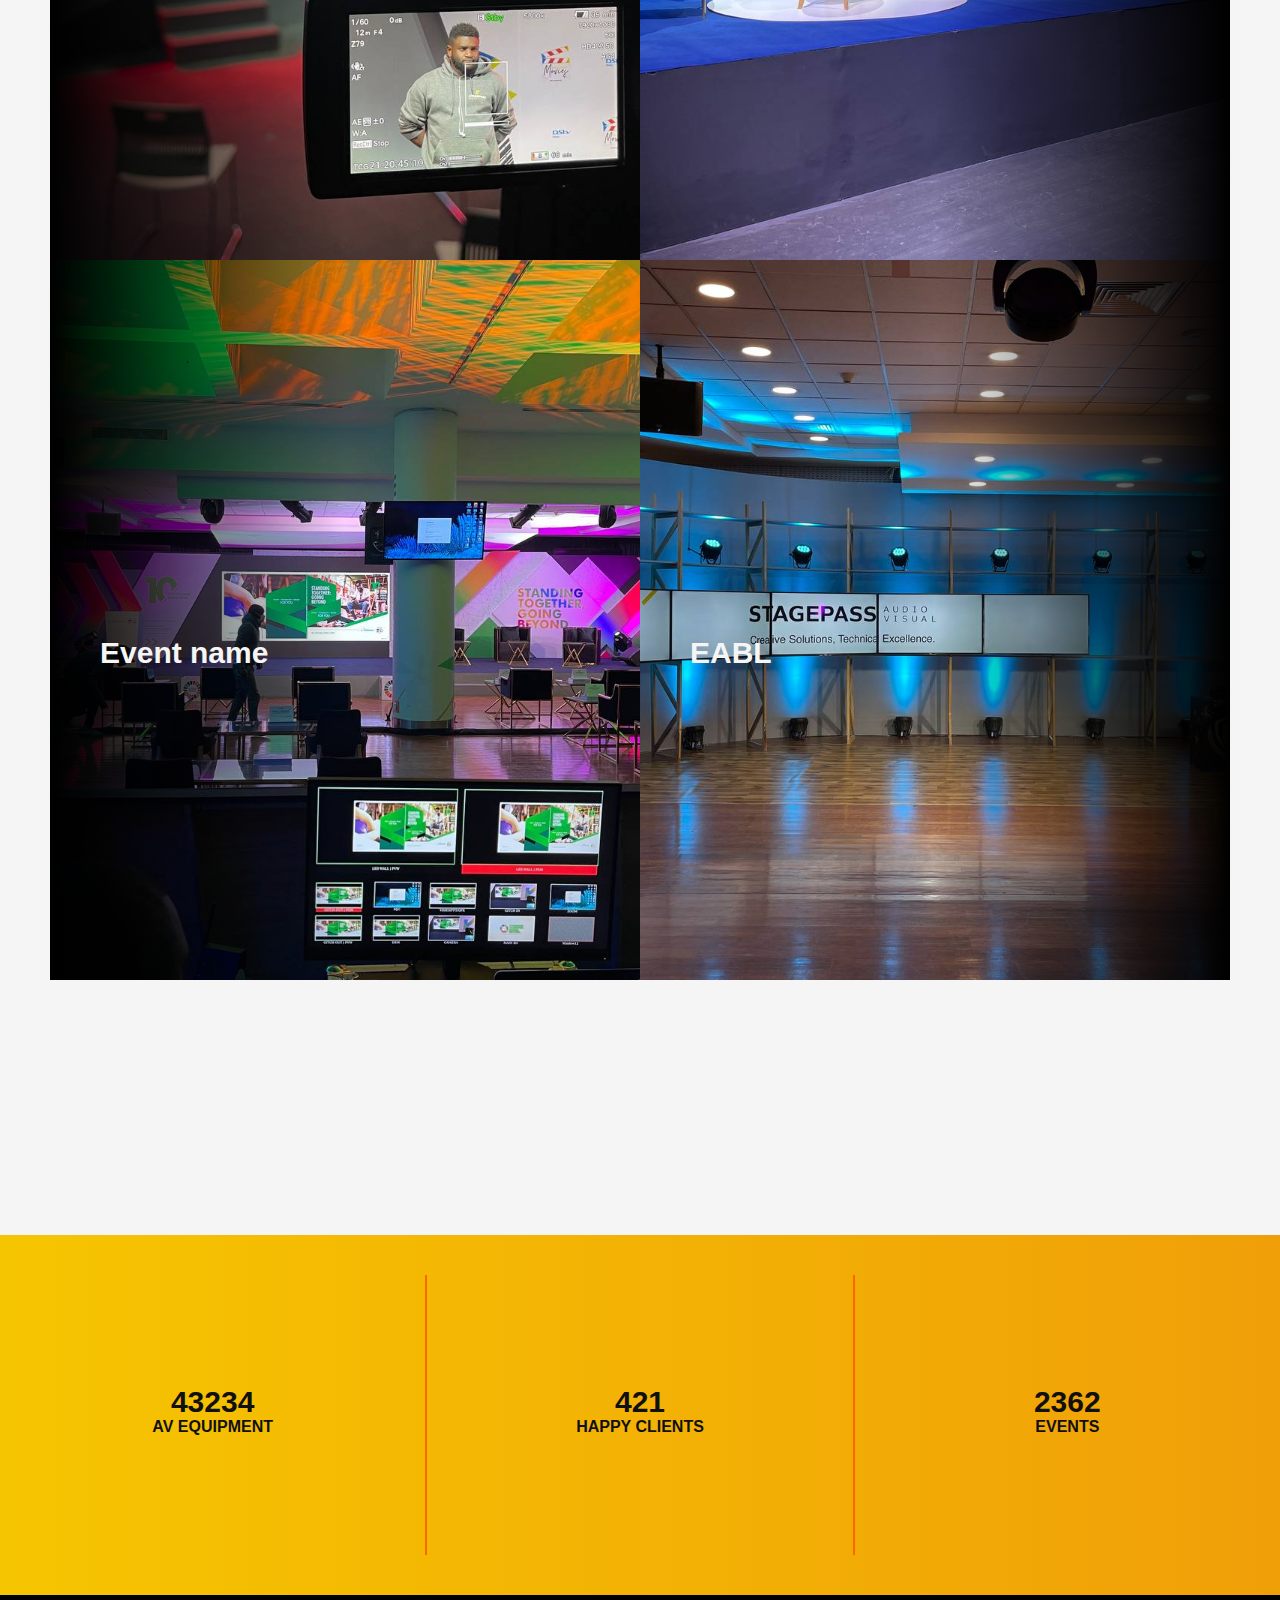
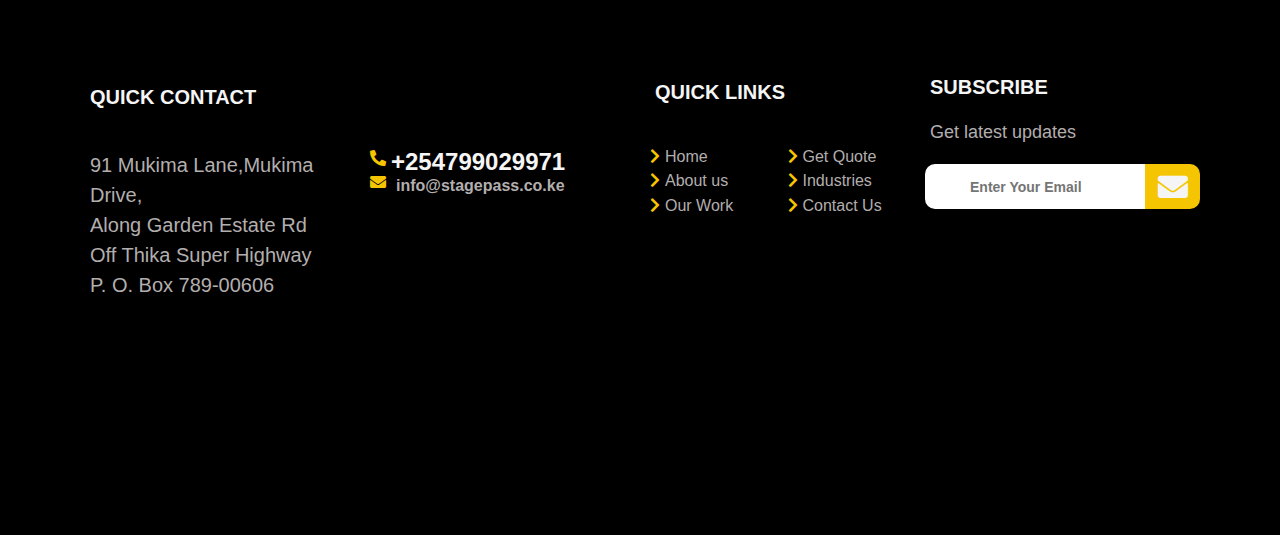
<file: work.html>
<!DOCTYPE html>
<html lan="en" dir="ltr">
  <head>
    <!--CSS-->
    <link rel="stylesheet" type="text/css" href="work.css" />
    <meta charset="utf-8" />
    <meta name="description" content="The Metreprenuer is a collection..." />
    <meta name="author" content="Amos Billy" />
    <meta name="viewport" content="width=device-width, initial-scale=1.0" />
    <meta http-equiv="X-UA-Compatible" content="ie=edge" />
    <link
      rel="icon"
      type="image/png"
      sizes="32x32"
      href="images/pink-icon.png"
    />
    <!-- Fontawesome CDN Link -->

    <link
      href="https://fonts.googleapis.com/css?family=Oxygen:400,300,700"
      rel="stylesheet"
      type="text/css"
    />
    <link
      href="https://fonts.googleapis.com/css?family=Lora"
      rel="stylesheet"
      type="text/css"
    />

    <link
      rel="stylesheet"
      href="https://cdnjs.cloudflare.com/ajax/libs/font-awesome/5.15.2/css/all.min.css"
    />

    <!--Title of the site-->
    <title>
      StagePass Audio Visual Limited - The Best Audio visual company in Kenya,
      Events company in Kenya, Event management company, Event planner, Audio
      visual consultant, Event technology service, Video conferencing service -
      It's Over 9000!
    </title>
  </head>
  <body>
    <!--Start of site of container-->
    <section class="site-container">
      <!--Start of Header-->
      <header>
        <div class="nav-container">
          <div class="nav-container-left">
            <div class="logo">
              <a href="index.html"><img src="images/real-logo.png" class="logo-image" alt="" /></a>
            </div>
            
          </div>
          <div class="nav-container-right">
            <nav class="nav-ul">
              <ul class="nav-ul-one">
                <li class=""><a href=""><i class="fab fa-linkedin-in"></i></a></li>
              </ul>

              <ul class="nav-ul-two">
                <li class=""><a href=""><i class="fab fa-tumblr"></i></a></li>
              </ul>

              <ul class="nav-ul-three">
                <li class=""><a href=""><i class="fab fa-facebook-f"></i></a></li>
              </ul>

              <ul class="nav-ul-four">
                <li class=""><a href=""><i class="fab fa-twitter"></i></a></li>
              </ul>

              <ul class="nav-ul-five">
                <li class=""><a href=""><i class="fab fa-instagram"></i></a></li>
              </ul>

              <ul class="nav-ul-six">
                <button>GET AN AV QUOTE</button>
              </ul>

            </nav>
          </div>

          <div class="bars" id="nav-toggle">
            <i class="fas fa-bars" aria-hidden="true"></i>
          </div>
        </div>
      </header>
      <!--End of Header-->

         <!--Start of hero section-->
         <section class="hero-section">
           <h1><span>Our</span> Work</h1>
           <h4>Creative Solutions, Technical Excellence</h4>
           <div class="work-container-image">
             <div class="image-one">
               <img src="images/image-029.png" alt="" />
               <div class="image-one-cover">
                 <h2>Kalasha International
                  Film Awards</h2>
               </div>
             </div>
             <div class="image-two">
              <img src="images/image-030.png" alt="" />
              <div class="image-two-cover">
                <h2>Japan Africa</h2>
              </div>
             </div>
             <div class="image-three">
              <img src="images/IMG_5247.JPG" alt="" />
              <div class="image-one-cover">
                <h2>Kalasha International
                 Film Awards</h2>
              </div>
             </div>
             <div class="image-four">
              <img src="images/IMG_6818.JPG" alt="" />
              <div class="image-two-cover">
                <h2>Safaricom</h2>
              </div>
             </div>
             <div class="image-five">
              <img src="images/IMG_7156.JPG" alt="" />
              <div class="image-one-cover">
                <h2>Event name</h2>
              </div>
             </div>
             <div class="image-six">
              <img src="images/IMG_6309.JPG" alt="" />
              <div class="image-two-cover">
                <h2>EABL</h2>
              </div>
             </div>
           </div>
    
            <!--Drop down that will appear when one click the navbar menu-->
            <div class="nav-drop-down" id="nav-menu">
              <div class="nav-drop-down-left">
                <ul>
                  <li>
                    Full Production & Event Packages
                  </li>
                  <li>Visual</li>
                  <li>Staging Services</li>
                  <li>Lighting</li>
                  <li>Rigging & Truss Services</li>
                  <li>Graphics</li>
                  <li>Audio</li>
                  <li>Design Services</li>
                  <li>Equipment Rentals & Sales</li>
                </ul>
              </div>
              <div class="nav-drop-down-right">
                <ul>
                  <li><a href="index.html">Home</a></li>
                  <li><a href="about.html">About Us</a></li>
                  <li><a href="work.html">Our Work</a></li>
                  <li><a href="services.html">Av Services</a></li>
                  <li><a href="contact.html">Contact us</a></li>
                </ul>
              </div>
            </div> 
             <!--Drop down that will appear when one click the navbar menu-->
          </section>
          <!--End of hero section-->

           <!--Happy clients-->
      <section class="clients-container">
        <div class="clients-left">
          <h1>43234</h1>
          <h4>AV EQUIPMENT</h4>
        </div>
        <div class="clients-mid">
          <h1>421</h1>
          <h4>HAPPY CLIENTS</h4>
        </div>
        <div class="clients-right">
          <h1>2362</h1>
          <h4>EVENTS</h4>
        </div>
      </section>
      <!--End of happy clients-->
      

       <!--Footer-->
       <section class="footer-container">
        <div class="footer-left">
          <h4>QUICK CONTACT</h4>
          <div class="quick-container">
            <div class="quick-container-left">
              <h5>91 Mukima Lane,Mukima Drive, <br />
                Along Garden Estate Rd <br />
                Off Thika Super Highway <br />
                P. O. Box 789-00606</h5>
            </div>
            <div class="quick-container-right">
              <ul>
                <li><i class="fas fa-phone-alt"></i><h2>+254799029971</h2></li>
                <li><i class="fas fa-envelope"></i><h4>info@stagepass.co.ke</h4></li>
              </ul>
            </div>
          </div>
        </div>
        <div class="footer-mid">
          <h4>QUICK LINKS</h4>
          <div class="footer-links-container">
            <div class="footer-links-left">
              <ul>
                <li><i class="fas fa-chevron-right"></i><a href="index.html">Home</a></li>
                <li><i class="fas fa-chevron-right"></i><a href="about.html">About us</a></li>
                <li><i class="fas fa-chevron-right"></i><a href="work.html">Our Work</a></li>
              </ul>
            </div>
            <div class="footer-links-right">
              <ul>
                <li><i class="fas fa-chevron-right"></i><a href="#">Get Quote</a></li>
                <li><i class="fas fa-chevron-right"></i><a href="#">Industries</a></li>
                <li><i class="fas fa-chevron-right"></i><a href="contact.html">Contact Us</a></li>
              </ul>
            </div>
          </div>
        </div>
        <div class="footer-right">
          <h4>SUBSCRIBE</h2>
            <p>Get latest updates</p>

            <div class='searchBox'>
              <input type="text" placeholder='Enter Your Email' />
              <div class="email-envelope">
              <i class="fas fa-envelope" class="searchIcon"></i>
              </div>
            </div>
        </div>
      </section>
      <!--End of footer-->
      <!--main js-->
    </section>
    <!--End of site of container-->
    <script src="index.js"></script>
  </body>
</html>
</file>
<file: about.css>
* {
    margin: 0;
    padding: 0;
    box-sizing: border-box;
}

/*Start of Body content*/
body {
    margin-left: 5px;
    margin-right: 5px;
    background-color:#E6E6E6;
    color: #101010;
    line-height: 154%;
    margin: 0;
    font-family: "Lato", Helvetica, Arial, sans-serif;
}
body, html {
    overflow: auto !important;
}
html {
    scroll-behavior: smooth;
}
/*End of Body content*/

/*Start of site container*/
.site-container {
    left: 0;
    top: 0;
    width: 100%;
    height: 100%;
}
/*End of site container*/

/*Start of header*/
header {
    width: 100%;
    height: 15vh;
    display: flex;
    flex-direction: column;
    border-bottom: 1px solid #E6E6E6;
    background-color: #fff;
    position: sticky;
    box-shadow: 0 1px 0 0 rgba(22, 26, 37, 10%);
}
.nav-container {
    width: 100%;
    height: 15vh;
    display: flex;
    justify-content: space-between;
}

.nav-container-left {
    display: flex;
    flex: 2;
    justify-content: space-between;
}
.nav-container-left > img {
    cursor: pointer;
}
.logo-image {
    height: 15vh;
}
.nav-container-right {
    display: flex;
    flex: 1;
}
.nav-ul {
    width: 100%;
    height: 100%;
    display: flex;
    justify-content: space-around;
    position: relative;
}
.nav-ul > ul {
    list-style-type: none;
    height: 100;
    justify-content: center;
    align-items: center;
    position: relative;
    margin-right: 10px;
}
.nav-ul > ul > li {
    height: 30px;
    background-color: transparent;
    width: 30px;
    align-items: center;
    justify-content: center;
    text-align: center;
    padding-top: 2px;
    border: 1px solid #000;
    border-radius: 50%;
}
.nav-ul > ul > li:hover {
    transform: translateY(-5%);
    transition: 0.3s cubic-bezier(0.175, 0.885, 0.32, 1.275) ease-in-out;
    cursor: pointer;
}
.nav-ul > ul > li > a {
    text-decoration: none;
    color: #848484;
    font-size: 14px;
    font-weight: 400;
}
.nav-ul >ul > li >a::before {
    position: absolute;
    content: "";
    margin-top: 30px;
    left: 50%;
    transform: translateX(-50%);
    width: 0px;
    height: 5px;
    border-radius: 5px;
    background: linear-gradient(to right, rgb(3, 10, 27), rgb(13, 13, 68));
}
.nav-ul >ul > li > a:hover::before, .nav-ul > ul > li > a.active::before {
    width: 30px;
    transition: width 0.3s cubic-bezier(0.075, 0.82, 0.165, 1);
}
.nav-ul >ul > li > a:hover, .nav-ul > ul > li.active a {
    color: #3b5998;
    transition: 0.3s cubic-bezier(0.175, 0.885, 0.32, 1.275)
}
.nav-ul-one {
    display: flex;
    flex: 1;
    margin-left: 10px;
}
.nav-ul-two {
    display: flex;
    flex: 1;
}
.nav-ul-three {
    display: flex;
    flex: 1;
}
.nav-ul-four {
    display: flex;
    flex: 1;
}
.nav-ul-five {
    display: flex;
    flex: 1;
}
.nav-ul-six {
    display: flex;
    flex: 1;
}
.nav-ul-six > button {
    border: none;
    padding-left: 5px;
    padding-right: 5px;
    cursor: pointer;
    font-size: 14px;
    width: 200px;
    height: 30px;
    margin-right: 10px;
}

.nav-ul-six >button:hover {
    transition: 0.3s cubic-bezier(0.175, 0.885, 0.32, 1.275);
    background: linear-gradient(to right, rgb(3, 10, 27), rgb(13, 13, 68));
    color: #fff;
}

.bars {
    display: block;
    color: #fff;
    background-color: #000;
    width: 50px;
    height: 50px;
    text-align: center;
    justify-content: center;
    align-items: center;
    padding-top: 15px;
    border-radius: 50%;
    margin-right: 30px;
    margin-left: 20px;
    margin-top: 25px;
    cursor: pointer;
}

/*This is found in the hero section of the site*/
.nav-drop-down {
    width: 50%;
    height: 85vh;
    position: absolute;
    background-color: #fff;
    z-index: 1;
    display: flex;
    justify-content: space-between;
    right: -100%;
    animation: moveToDeep 1s ease-in;
    animation-delay: 100ms;
}
.show-menu {
    right: 0;
    transition: all 1s cubic-bezier(0.175, 0.885, 0.32, 1.275);
}
.show-menu2 {
    right: 0;
    transition: all 1s cubic-bezier(0.175, 0.885, 0.32, 1.275);
}
.nav-drop-down-left {
    flex: 1;
}
.nav-drop-down-left > ul {
    height: 100%;
    width: 100%;
    display: flex;
    flex-direction: column;
    padding-left: 20px;
}

.nav-drop-down-left > ul >li {
    margin-top: 20px;
    list-style-type: none;
    cursor: pointer;
}
.nav-drop-down-left > ul >li:hover {
    color: #aaa5a5;
}
.nav-drop-down-right {
    flex: 1;
    background-color: #f5f5f5;
}


.nav-drop-down-right > ul {
    height: 100%;
    width: 100%;
    display: flex;
    flex-direction: column;
    padding-left: 20px;
}
.nav-drop-down-right > ul >li {
    margin-top: 40px;
    list-style-type: none;
    cursor: pointer;
    font-weight: 600;
    position: relative;
    width: 100%;
}

.nav-drop-down-right > ul >li >a {
    color: #000;
    text-decoration: none;
    font-size: 30px;
}

/**/
.nav-drop-down-right >ul > li >a::before {
    position: absolute;
    content: "";
    margin-right: 10px;
    margin-top: 2px;
    left: -10px;
    width: 5px;
    height: 0px;
    border-radius: 5px;
    background: #aaa5a5;
}
.nav-drop-down-right >ul > li > a:hover::before, .nav-drop-down-right > ul > li > a.active::before {
    height: 20px;
    transition: width 0.3s cubic-bezier(0.075, 0.82, 0.165, 1);
}
.nav-drop-down-right >ul > li > a:hover, .nav-drop-down-right > ul > li.active a {
    color: #aaa5a5;
    transition: 0.3s cubic-bezier(0.175, 0.885, 0.32, 1.275)
}
/**/




/*start of mobile view navbar*/
@media screen and (max-width: 960px) {

    .logo {
        justify-content: center;
        align-items: center;
    }
    .logo-image {
        height: 10vh;
    }


    .site-container {
        width: 100%;
        height: 100%;
        display: flex;
        flex-direction: column;
    }
    header {
        width: 100%;
        height: 10vh;
        display: flex;
        flex-direction: column;
        position: relative;
    }
    .top-header {
        display: flex;
        flex-direction: column;
        width: 100%;
        height: 20vh;
        left: 0;
        right: 0;
        top: -30vh;
        background-color: #E6E6E6;
        position: absolute;
        z-index: 2;
    }
    .nav-container {
        width: 100%;
        height: 10vh;
        margin-left: 0;
        margin-right: 0;
        display: flex;
        justify-content: space-between;
        justify-content: center;
        align-items: center;
    }
    .nav-container-left {
        height: 10vh;
        margin-left: 0;
        margin-right: 0;
    }
    
    .nav-container-right,
    .nav-ul,
    .nav-ul-one,
    .nav-ul-two,
    .nav-ul-three,
    .nav-ul-four,
    .nav-ul-five,
    .nav-ul-six {
      display: none;
    }
    .bars {
        display: block;
        color: #fff;
        background-color: #000;
        width: 40px;
        height: 40px;
        border-radius: 50%;
        margin-right: 20px;
        margin-top: 5px;
        cursor: pointer;
        padding: 10px 5px;
    }
    .nav-drop-down {
        width: 100%;
        height: 90vh;
        display: flex;
        justify-content: space-between;
    }
    .nav-drop-down-left {
        flex: 1;
        width: 100%;
        padding-right: 5px;  
    }
    .nav-drop-down-left > {
        display: flex;
        flex-wrap: wrap;
    }
    .nav-drop-down-right {
        flex: 1;
        width: 100%;
    }

    .nav-drop-down-right > ul >li >a {
        font-size: 20px;
    }
}
/*end of mobile view navbar*/



/*Start of hero section*/
.hero-section {
    margin-left: 0;
    padding-left: 0;
    margin-right: 0;
    padding-right: 0;
    width: 100%;
    height: 85vh;
    position: relative;
    background: linear-gradient(to right, rgb(3, 10, 27), rgb(13, 13, 68));
    overflow: hidden;
}
.about-hero {
    width: 100%;
    height: 100%;
    display: flex;
    flex-direction: column;
}
.about-hero-top {
    width: 100%;
    height: 80%;
    display: flex;
    justify-content: space-between;
}
.about-hero-top-left {
    flex: 2;
}
.about-hero-top-left > img {
    width: 100%;
    height: 100%;
    object-fit: cover;
}
.about-hero-top-right {
    flex: 3;
    display: flex;
    flex-direction: column;
    padding-left: 50px;
    padding-top: 50px;
    padding-right: 50px;
}
.about-hero-top-right > h1 {
    color: #f5f5f5;
    font-size: 100px;
    max-width: 200px;
    line-height: 1.0;
}
.about-hero-top-right > p {
    color: #fff;
    font-size: 15px;
    font-weight: 300;
    margin-top: 30px;
}

.about-hero-bottom {
    width: 100%;
    height: 20%;
}

/**/
@media screen and (max-width: 960px) {
    .hero-section {
        margin-left: 0;
        padding-left: 0;
        margin-right: 0;
        padding-right: 0;
        width: 100%;
        height: 100%;
        display: flex;
        flex-direction: column;
        margin-bottom: 2px;
        overflow: hidden;
    }
    .about-hero {
        width: 100%;
        height: 100%;
        display: flex;
        flex-direction: column;
    }
    .about-hero-top {
        width: 100%;
        height: 100%;
        display: flex;
        flex-direction: column;
    }
    .about-hero-top-left {
        width: 100%;
        height: 100%;
    }
    .about-hero-top-left > img {
        width: 100%;
        height: 100%;
        object-fit: cover;
    }
    .about-hero-top-right {
        padding-left: 10px;
        padding-top: 10px;
        padding-right: 10px;
        width: 100%;
        height: 100%;
    }
    .about-hero-top-right > h1 {
        color: #f5f5f5;
        font-size: 30px;
        max-width: 200px;
        line-height: 1.0;
    }
    .about-hero-top-right > p {
        color: #fff;
        font-size: 15px;
        font-weight: 300;
        margin-top: 5px;
        padding-bottom: 10px;
    }
    
    .about-hero-bottom {
        display: none;
    }
    
}
/**/

/*End of hero section*/

/*Our Core Values*/
.core-container {
    width: 100%;
    height: 50vh;
    position: relative;
}
.core-container > img {
    width: 100%;
    height: 100%;
    object-fit: cover;
}
.core-cover {
    top: 0;
    left: 0;
    width: 100%;
    height: 50vh;
    position: absolute;
    z-index: 1;
    background: linear-gradient(to right,rgb(3, 10, 27), transparent);
    padding-top: 10px;
    padding-left: 50px;
}
.core-cover > h1 {
    color: #f5f5f5;
    font-size: 80px;
    max-width: 200px;
    line-height: 1.0;
}
.intro-text {
    opacity: 0;
    transform: translateY(20px);
    transition: 0.5s all ease-in-out;
}
.header-solution-appear {
    opacity: 1;
    transform: translateY(0px);
}
.core-cover > h1 >span {
    color: #848484;
}
.core-cover > p{
    color: #f8f5f5;
    max-width: 660px;
}
/**/
@media screen and (max-width: 960px) {
    .core-container {
        width: 100%;
        height: 100%;
    }
    .core-cover {
        width: 100%;
        height: 100%;
        padding-top: 10px;
        padding-left: 10px;
    }
    .core-cover > h1  {
        font-size: 30px;
        width: 100%;
    }
    .core-cover > p{
        width: 100%;
        margin-bottom: 10px;
    }
}
/**/
/*End of Our Core Values*/

/*Professionalism and integrity*/
.profession-container {
    width: 100%;
    height: 60vh;
    margin: 0;
    position: relative;
    background-color: #fff;
}
.slide-container {
    width: 100%;
    height: 100%;
    display: flex;
    justify-content: center;
    align-items: center;
    margin: 0 auto;
    position: relative;
}
.container {
    width: 100%;
    height: 100%;
    margin: 0 auto;
    display: flex;
    justify-content: flex-start;
    align-items: center;
    flex-wrap: nowrap;
    overflow-x: auto;
    -webkit-overflow-scrolling: touch;
}
.container::-webkit-scrollbar {
    height: 2px;
    width: 2px;
    border: 1px solid #d5d5d5;
    background-color: #d5d5d5;
}
.container::-webkit-scrollbar-track {
    --webkit-box-shadow: inset 0 0 6px rgba(0, 0, 0, .3)
}
.container::-webkit-scrollbar-thumb {
    background: linear-gradient(to right, #eee, rgb(218, 216, 216));
    outline: 1px solid #eee;
}
.arrow {
    position: absolute;
    top: 70%;
    transform: translateY(-50%);
    cursor: pointer;
    transition: 0.3s ease-in-out;
}
.lefti {
    left: 0;
    margin-left: 50px;
    width: 50px;
    height: 50px;
    background-color: transparent;
    border: 2px solid #000;
    justify-content: center;
    align-items: center;
    text-align: center;
    padding: 15px 10px;
    border-radius: 50%;
}
.righti {
    right: 0;
    margin-right: 50px;
    width: 50px;
    height: 50px;
    border: 2px solid #000;
    background-color: transparent;
    width: 50px;
    height: 50px;
    background-color: transparent;
    justify-content: center;
    align-items: center;
    text-align: center;
    padding: 15px 10px;
    border-radius: 50%;
}
.thumbnail {
    flex: 0 0 auto;
    cursor: pointer;
    transform: scale(.98);
    transition: all 0.3s;
}
.thumbnail:hover {
    transform: scale(1);
}
.thumbnail-one {
    width: 33.33%;
    height: 100%;
    background-color: #eee;
}
.thumbnail-one > h2 {
    font-size: 30px;
    color: #000;
    margin-top: 100px;
    margin-left: 50px;
}
.thumbnail-one > p {
    font-size: 15px;
    color: #000;
    margin-top: 20px;
    margin-left: 50px;
    max-width: 300px;
}
.thumbnail-two {
    min-width: 33.33%;
    height: 100%;
    background-color: rgb(218, 216, 216);
}
.thumbnail-two > h2 {
    font-size: 30px;
    color: #000;
    margin-top: 100px;
    margin-left: 50px;
}
.thumbnail-two > p {
    font-size: 15px;
    color: #000;
    margin-top: 20px;
    margin-left: 50px;
    max-width: 380px;
}
.thumbnail-three {
    min-width: 33.33%;
    height: 100%;
    background-color: rgb(189, 187, 187);
}
.thumbnail-three > h2 {
    font-size: 30px;
    color: #000;
    margin-top: 100px;
    margin-left: 50px;
}
.thumbnail-three > p {
    font-size: 15px;
    color: #000;
    margin-top: 20px;
    margin-left: 50px;
    max-width: 360px;
}
.thumbnail-four {
    width: 33.33%;
    height: 100%;
    background-color: #eee;
}
.thumbnail-four > h2 {
    font-size: 30px;
    color: #000;
    margin-top: 100px;
    margin-left: 50px;
}
.thumbnail-four > p {
    font-size: 15px;
    color: #000;
    margin-top: 20px;
    margin-left: 50px;
    max-width: 300px;
}
.thumbnail-five {
    min-width: 33.33%;
    height: 100%;
    background-color: rgb(218, 216, 216);
}
.thumbnail-five > h2 {
    font-size: 30px;
    color: #000;
    margin-top: 100px;
    margin-left: 50px;
}
.thumbnail-five > p {
    font-size: 15px;
    color: #000;
    margin-top: 20px;
    margin-left: 50px;
    max-width: 380px;
}
.thumbnail-six {
    min-width: 33.33%;
    height: 100%;
    background-color: rgb(189, 187, 187);
}
.thumbnail-six > h2 {
    font-size: 30px;
    color: #000;
    margin-top: 100px;
    margin-left: 50px;
}
.thumbnail-six > p {
    font-size: 15px;
    color: #000;
    margin-top: 20px;
    margin-left: 50px;
    max-width: 360px;
}
.thumbnail-seven {
    width: 33.33%;
    height: 100%;
    background-color: #eee;
}
.thumbnail-seven > h2 {
    font-size: 30px;
    color: #000;
    margin-top: 100px;
    margin-left: 50px;
}
.thumbnail-seven > p {
    font-size: 15px;
    color: #000;
    margin-top: 10px;
    margin-left: 50px;
    max-width: 300px;
}

/**/
@media screen and (max-width: 960px) {
    .profession-container {
        width: 100%;
        height: 100%;
        display: flex;
        flex-direction: column;
    }


    .slide-container {
        width: 100%;
        height: 100%;
        display: flex;
        justify-content: center;
        align-items: center;
        margin: 0 auto;
        position: relative;
    }
    .container {
        width: 100%;
        height: 100%;
        margin: 0 auto;
        display: flex;
        justify-content: flex-start;
        align-items: center;
        flex-wrap: nowrap;
        overflow-x: auto;
        -webkit-overflow-scrolling: touch;
    }
    .container::-webkit-scrollbar {
        height: 2px;
        width: 2px;
        border: 1px solid #d5d5d5;
        background-color: #d5d5d5;
    }
    .container::-webkit-scrollbar-track {
        --webkit-box-shadow: inset 0 0 6px rgba(0, 0, 0, .3)
    }
    .container::-webkit-scrollbar-thumb {
        background: linear-gradient(to right, #eee, rgb(218, 216, 216));
        outline: 1px solid #eee;
    }
    .arrow {
        position: absolute;
        top: 70%;
        transform: translateY(-50%);
        cursor: pointer;
        transition: 0.3s ease-in-out;
    }
    .lefti {
        left: 0;
        margin-left: 50px;
        width: 50px;
        height: 50px;
        background-color: transparent;
        border: 2px solid #000;
        justify-content: center;
        align-items: center;
        text-align: center;
        padding: 15px 10px;
        border-radius: 50%;
    }
    .righti {
        right: 0;
        margin-right: 50px;
        width: 50px;
        height: 50px;
        border: 2px solid #000;
        background-color: transparent;
        width: 50px;
        height: 50px;
        background-color: transparent;
        justify-content: center;
        align-items: center;
        text-align: center;
        padding: 15px 10px;
        border-radius: 50%;
    }
    .thumbnail {
        flex: 0 0 auto;
        cursor: pointer;
        transform: scale(.98);
        transition: all 0.3s;
    }
    .thumbnail:hover {
        transform: scale(1);
    }
    .thumbnail-one {
        width: 100%;
        min-height: 60vh;
        background-color: #eee;
    }
    .thumbnail-one > h2 {
        font-size: 30px;
        color: #000;
        margin-top: 100px;
        margin-left: 20px;
    }
    .thumbnail-one > p {
        font-size: 15px;
        color: #000;
        margin-top: 20px;
        margin-left: 20px;
        max-width: 300px;
    }
    .thumbnail-two {
        width: 100%;
        min-height: 60vh;
        background-color: rgb(218, 216, 216);
    }
    .thumbnail-two > h2 {
        font-size: 30px;
        color: #000;
        margin-top: 100px;
        margin-left: 20px;
    }
    .thumbnail-two > p {
        font-size: 15px;
        color: #000;
        margin-top: 20px;
        margin-left: 20px;
        max-width: 380px;
    }
    .thumbnail-three {
        width: 100%;
        min-height: 60vh;
        background-color: rgb(189, 187, 187);
    }
    .thumbnail-three > h2 {
        font-size: 30px;
        color: #000;
        margin-top: 100px;
        margin-left: 20px;
    }
    .thumbnail-three > p {
        font-size: 15px;
        color: #000;
        margin-top: 20px;
        margin-left: 20px;
        max-width: 360px;
    }
    .thumbnail-four {
        width: 100%;
        min-height: 60vh;
        background-color: #eee;
    }
    .thumbnail-four > h2 {
        font-size: 30px;
        color: #000;
        margin-top: 100px;
        margin-left: 20px;
    }
    .thumbnail-four > p {
        font-size: 15px;
        color: #000;
        margin-top: 20px;
        margin-left: 20px;
        max-width: 300px;
    }
    .thumbnail-five {
        width: 100%;
        min-height: 60vh;
        background-color: rgb(218, 216, 216);
    }
    .thumbnail-five > h2 {
        font-size: 30px;
        color: #000;
        margin-top: 100px;
        margin-left: 20px;
    }
    .thumbnail-five > p {
        font-size: 15px;
        color: #000;
        margin-top: 20px;
        margin-left: 20px;
        max-width: 380px;
    }
    .thumbnail-six {
        width: 100%;
        min-height: 60vh;
        background-color: rgb(189, 187, 187);
    }
    .thumbnail-six > h2 {
        font-size: 30px;
        color: #000;
        margin-top: 100px;
        margin-left: 20px;
    }
    .thumbnail-six > p {
        font-size: 15px;
        color: #000;
        margin-top: 20px;
        margin-left: 20px;
        max-width: 360px;
    }
    .thumbnail-seven {
        width: 100%;
        min-height: 60vh;
        background-color: #eee;
    }
    .thumbnail-seven > h2 {
        font-size: 30px;
        color: #000;
        margin-top: 100px;
        margin-left: 20px;
    }
    .thumbnail-seven > p {
        font-size: 15px;
        color: #000;
        margin-top: 10px;
        margin-left: 20px;
        max-width: 300px;
    }
}

@media screen and (max-width: 1024px) and (min-width: 1024px) {
    .profession-container {
        width: 100%;
        height: 100%;
        display: flex;
        flex-direction: column;
    }
    .profession-container > div {
        width: 100%;
        height: 100%;
        display: flex;
        flex-direction: column;
    }
    .profession-container-one {
        padding-left:310px;
        width: 100%;
        height: 100%;
    }
    .profession-container-one > p {
        width: 100%;
        float: left;
    }
    .profession-container-one > h2 { 
        margin-top: 20px;
    }
    
    .profession-container-two {
        padding-left: 310px;
    }
    .profession-container-two > p {
        width: 100%;
        height: 100%;
    }
    .profession-container-two > h2 { 
        margin-top: 20px;
    }
    .profession-container-three {
        padding-left: 310px;
    }
    .profession-container-three > p {
        width: 100%;
        height: 100%;
    }
    .profession-container-three > h2 { 
        margin-top: 20px;
    }
}
/**/
/*End of professionalism and integrity*/

/*Common Mission*/
.mission-container {
    width: 100%;
    height: 50vh;
    background-color: #fff;
    padding: 100px;
}
.mission-container > h2 {
    color: #000;
    font-size: 32px;
    line-height: 1.0;
    font-weight: bold;
}
.mission-container > h2 > span {
    color: #f3ac14;
}

/**/
@media screen and (max-width: 960px) {
    .mission-container {
        width: 100%;
        height: 100%;
        padding: 10px;
    }
    .mission-container > h2 {
        color: #000;
        font-size: 32px;
        line-height: 1.0;
    }
    .mission-container > h2 > span {
        color: #f6a801;
    }
}
/**/
/*End of Common Mission*/
/*Happy clients*/
.clients-container {
    width: 100%;
    height: 40vh;
    position: relative;
    background: linear-gradient(to left, rgb(240, 159, 8),#F6C501);
    display: flex;
    justify-content: space-between;
    padding-top: 40px;
    padding-bottom: 40px;
}
.clients-left {
    height: 100%;
    flex: 1;
    border-right: 2px solid rgb(255, 102, 0);
    text-align: center;
    justify-content: center;
    align-items: center;
    display: flex;
    flex-direction: column;
}
.clients-left > h1 {
    font-weight: bold;
    font-size: 30px;
}
.clients-mid {
    height: 100%;
    flex: 1;
    border-right: 2px solid rgb(255, 102, 0);
    text-align: center;
    justify-content: center;
    align-items: center;
    display: flex;
    flex-direction: column;
}
.clients-mid > h1 {
    font-weight: bold;
    font-size: 30px;
}
.clients-right {
    height: 100%;
    flex: 1;
    text-align: center;
    justify-content: center;
    align-items: center;
    display: flex;
    flex-direction: column;
}
.clients-right > h1 {
    font-weight: bold;
    font-size: 30px;
}

/**/
@media screen and (max-width: 960px){
    .clients-container {
        width: 100%;
        height: 100%;
        display: flex;
        flex-direction: column;
        padding-top: 20px;
        padding-bottom: 20px;
    }
    .clients-left {
        height: 100%;
        flex: 1;
        margin-left: 0;
        margin-right: 0;
        text-align: center;
        justify-content: center;
        align-items: center;
        display: flex;
        flex-direction: column;
    }
    .clients-left > h1 {
        font-weight: bold;
        font-size: 30px;
    }
    .clients-mid {
        height: 100%;
        flex: 1;
        margin-left: 0;
        margin-right: 0;
        text-align: center;
        justify-content: center;
        align-items: center;
        display: flex;
        flex-direction: column;
        margin-top: 10px;
    }
    .clients-mid > h1 {
        font-weight: bold;
        font-size: 30px;
    }
    .clients-right {
        height: 100%;
        flex: 1;
        margin-left: 0;
        margin-right: 0;
        text-align: center;
        justify-content: center;
        align-items: center;
        display: flex;
        flex-direction: column;
        margin-top: 10px;
    }
    .clients-right > h1 {
        font-weight: bold;
        font-size: 30px;
    }
}
/**/
/*End of Happy Clients*/



/*End of header*/
/*Footer*/
.footer-container {
    width: 100%;
    height: 60vh;
    position: relative;
    background-color: #000;
    display: flex;
    justify-content: space-between;
    padding: 80px;
}
.footer-left {
    flex: 2;
    padding: 10px;
    display: flex;
    flex-direction: column;
}
.quick-container {
    width: 100%;
    height: 100%;
    display: flex;
    justify-content: space-between;
}
.quick-container-left {
    flex: 1;
}
.quick-container-left >h5 {
    font-size: 20px;
    line-height: 1.5;
    color: #b3aeae;
    font-weight: 400;
    margin-top: 40px;
}
.quick-container-right {
    flex: 1;
    display: flex;
    flex-direction: column;
}
.quick-container-right >ul {
    margin-top: 40px;
    list-style-type: none;
    margin-left: 5px;
    align-items: center;
}
.quick-container-right >ul >li {
    display: flex;
}
.quick-container-right >ul >li >i {
    color: #F6C501;
    padding-right: 5px;
}
.quick-container-right >ul >li >h2 {
    color: #f5f5f5;
}
.quick-container-right >ul >li >h2:hover {
    color: #b3aeae;
    cursor: pointer;
    transition: 0.3s ease-in-out;
}
.quick-container-right >ul >li >h4 {
    color: #b3aeae;
    margin-left: 5px;
}
.quick-container-right >ul >li >h4:hover {
    color: #f5f5f5;
    cursor: pointer;
    transition: 0.3s ease-in-out;
}
.footer-left > h4 {
    color: #f5f5f5;
    font-size: 20px;
}
.footer-mid {
    flex: 1;
}
.footer-mid > h4 {
    color: #f5f5f5;
    font-size: 20px;
    margin-left: 5px;
    margin-top: 5px;
    display: flex;
    flex-direction: column;
}
.footer-links-container {
    width: 100%;
    height: 35vh;
    display: flex;
    justify-content: space-between;
}
.footer-links-left {
    flex: 1;
}
.footer-links-left > ul {
    list-style-type: none;
    margin-top: 40px;
}
.footer-links-left > ul > li > a {
    color: #b3aeae;
    cursor: pointer;
    text-decoration: none;
}
.footer-links-left > ul > li > a:hover {
    color: #fff;
    transition: 0.3s ease-in-out;
}
.footer-links-left > ul > li > i {
    color: #F6C501;
    padding-right: 5px;
}
.footer-links-right {
    flex: 1;
}
.footer-links-right > ul > li > i {
    color: #F6C501;
    padding-right: 5px;
}
.footer-links-right > ul > li > a {
    color: #b3aeae;
    cursor: pointer;
    text-decoration: none;
}
.footer-links-right > ul > li > a:hover {
    color: #fff;
    transition: 0.3s ease-in-out;
}
.footer-links-right > ul {
    list-style-type: none;
    margin-top: 40px;
}
.footer-right {
    flex: 1;
    display: flex;
    flex-direction: column;
}
.footer-right > h4 {
    color: #f5f5f5;
    margin-left: 5px;
    font-size: 20px;
}
.footer-right > p {
    font-size: 18px;
    margin-left: 5px;
    color: #b3aeae;
    margin-top: 20px;
}


.searchBox {
    width: 100%;
    height: 45px;
    position: relative;
    margin-top: 20px;
    color: #000;
    overflow: hidden;
    border-radius: 10px;
    box-shadow: 0px 0px 20px rgba(0, 0, 0, 0.4);
    display: flex;
    justify-content: space-between;
}

.searchBox > input {
    padding-left: 45px;
    width: 80%;
    height: 100%;
    outline: none;
    border: none;
    background: #fff;
    font-size: 14px;
    font-weight: bold;
}
.email-envelope {
    width: 20%;
    height: 100%;
    justify-content: center;
    text-align: center;
    align-items: center;
    background-color: #F6C501;
}
.searchBox .email-envelope > i {
    color: #f5f5f5;
    font-size: 30px;
    cursor: pointer;
    margin-top: 8px;
}

/**/
@media screen and (max-width: 960px) {
    .footer-container {
        width: 100%;
        height: 100%;
        display: flex;
       flex-direction: column;
        padding-top: 10px;
        padding-left: 30px;
        padding-right: 30px;
        margin-left: 0;
        margin-right: 0;
    }
    .footer-left {
        padding: 10px;
        display: flex;
        flex-direction: column;
    }
    .quick-container {
        width: 100%;
        height: 100%;
        display: flex;
        flex-direction: column;
    }
    .quick-container-left {
       width: 100%;
       height: 100%;
    }
    .quick-container-left >h5 {
        margin-top: 10px;
    }
    .quick-container-right >ul {
        margin-top: 10px;
        margin-left: 0px;
        
    }
    .quick-container-right {
        display: flex;
        flex-direction: column;
    }
    .quick-container-right >ul {
        margin-top: 10px;
    }
    .footer-mid > h4 {
        margin-top: 5px;
    }
    .footer-links-container {
        width: 100%;
        height: 100%;
    }
    
    .footer-links-left > ul {
        margin-top: 10px;
    }
    .footer-links-right > ul {
        margin-top: 10px;
    }
    .footer-right {
        flex: 1;
        display: flex;
        flex-direction: column;
    }
    .footer-right > h4 {
        color: #f5f5f5;
        margin-left: 5px;
        font-size: 20px;
    }
    .footer-right > p {
        font-size: 18px;
        margin-left: 5px;
        color: #b3aeae;
        margin-top: 10px;
    }
    .searchBox {
        width: 100%;
        height: 45px;
        position: relative;
        margin-top: 20px;
        color: #000;
        overflow: hidden;
        border-radius: 10px;
        box-shadow: 0px 0px 20px rgba(0, 0, 0, 0.4);
        display: flex;
        justify-content: space-between;
    }
    .email-envelope {
        width: 20%;
        height: 100%;
        justify-content: center;
        text-align: center;
        align-items: center;
        background-color: #F6C501;
    }
    .searchBox > input {
        padding-left: 45px;
        width: 80%;
        height: 100%;
        outline: none;
        border: none;
        background: #fff;
        font-size: 14px;
        font-weight: bold;
    }
    
    .searchBox .email-envelope > i {
        color: #f5f5f5;
        font-size: 30px;
        margin-top: 8px;
        cursor: pointer;
    }
}
/**/

/**/
@media screen and (min-width: 1024px) and (max-width: 1024px) {
    .footer-container {
        width: 100%;
        height: 100%;
        padding-top: 100px;
        padding-left: 10px;
        padding-right: 10px;
    }

    .footer-links-container {
        width: 100%;
        height: 100%;
    }
    .footer-links-left {
        flex: 1;
    }
    .footer-links-left > ul {
        list-style-type: none;
        margin-top: 40px;
    }
    .footer-links-left > ul > li > a {
        color: #b3aeae;
        cursor: pointer;
        text-decoration: none;
    }
    .footer-links-left > ul > li > i {
        color: #F6C501;
        padding-right: 5px;
    }
    .footer-links-right {
        flex: 1;
    }
    .footer-links-right > ul > li > i {
        color: #F6C501;
        padding-right: 5px;
    }
    .footer-links-right > ul > li > a {
        color: #b3aeae;
        cursor: pointer;
        text-decoration: none;
    }
    .footer-links-right > ul {
        list-style-type: none;
        margin-top: 40px;
    }
    .footer-right {
        flex: 1;
        display: flex;
        flex-direction: column;
    }
    .footer-right > h4 {
        color: #f5f5f5;
        margin-left: 5px;
        font-size: 20px;
    }
    .footer-right > p {
        font-size: 18px;
        margin-left: 5px;
        color: #b3aeae;
        margin-top: 20px;
    }
    
    .searchBox {
        width: 100%;
        height: 45px;
        position: relative;
        margin-top: 20px;
        color: #000;
        overflow: hidden;
        border-radius: 10px;
        box-shadow: 0px 0px 20px rgba(0, 0, 0, 0.4);
        display: flex;
        justify-content: space-between;
    }
    
    .searchBox > input {
        padding-left: 45px;
        width: 80%;
        height: 100%;
        outline: none;
        border: none;
        background: #fff;
        font-size: 14px;
        font-weight: bold;
    }
    .email-envelope {
        width: 20%;
        height: 100%;
        justify-content: center;
        text-align: center;
        align-items: center;
        background-color: #F6C501;
    }
    .searchBox .email-envelope > i {
        color: #f5f5f5;
        font-size: 30px;
        margin-right: 10px;
        margin-top: 8px;
        cursor: pointer;
    }
     
}
/**/
/*End of footer*/
</file>
<file: contact.css>
* {
    margin: 0;
    padding: 0;
    box-sizing: border-box;
}

/*Start of Body content*/
body {
    margin-left: 5px;
    margin-right: 5px;
    background-color:#E6E6E6;
    color: #101010;
    line-height: 154%;
    margin: 0;
    font-family: "Lato", Helvetica, Arial, sans-serif;
}
body, html {
    overflow: auto !important;
}
html {
    scroll-behavior: smooth;
}
/*End of Body content*/

/*Start of site container*/
.site-container {
    left: 0;
    top: 0;
    width: 100%;
    height: 100%;
}
/*End of site container*/

/*Start of header*/
header {
    width: 100%;
    height: 15vh;
    display: flex;
    flex-direction: column;
    border-bottom: 1px solid #E6E6E6;
    background-color: #fff;
    position: sticky;
    box-shadow: 0 1px 0 0 rgba(22, 26, 37, 10%);
}
.nav-container {
    width: 100%;
    height: 15vh;
    display: flex;
    justify-content: space-between;
}

.nav-container-left {
    display: flex;
    flex: 2;
    justify-content: space-between;
}
.nav-container-left > img {
    cursor: pointer;
}
.logo-image {
    height: 15vh;
}
.nav-container-right {
    display: flex;
    flex: 1;
}
.nav-ul {
    width: 100%;
    height: 100%;
    display: flex;
    justify-content: space-around;
    position: relative;
}
.nav-ul > ul {
    list-style-type: none;
    height: 100;
    justify-content: center;
    align-items: center;
    justify-content: center;
    align-items: center;
    position: relative;
    margin-right: 10px;
}
.nav-ul > ul > li {
    height: 30px;
    background-color: transparent;
    width: 30px;
    align-items: center;
    justify-content: center;
    text-align: center;
    padding-top: 2px;
    border: 1px solid #000;
    border-radius: 50%;
}
.nav-ul > ul > li:hover {
    transform: translateY(-5%);
    transition: 0.3s cubic-bezier(0.175, 0.885, 0.32, 1.275) ease-in-out;
    cursor: pointer;
}
.nav-ul > ul > li > a {
    text-decoration: none;
    color: #848484;
    font-size: 14px;
    font-weight: 400;
}
.nav-ul >ul > li >a::before {
    position: absolute;
    content: "";
    margin-top: 30px;
    left: 50%;
    transform: translateX(-50%);
    width: 0px;
    height: 5px;
    border-radius: 5px;
    background: linear-gradient(to right, rgb(3, 10, 27), rgb(13, 13, 68));
}
.nav-ul >ul > li > a:hover::before, .nav-ul > ul > li > a.active::before {
    width: 30px;
    transition: width 0.3s cubic-bezier(0.075, 0.82, 0.165, 1);
}
.nav-ul >ul > li > a:hover, .nav-ul > ul > li.active a {
    color: #3b5998;
    transition: 0.3s cubic-bezier(0.175, 0.885, 0.32, 1.275)
}
.nav-ul-one {
    display: flex;
    flex: 1;
    margin-left: 10px;
}
.nav-ul-two {
    display: flex;
    flex: 1;
}
.nav-ul-three {
    display: flex;
    flex: 1;
}
.nav-ul-four {
    display: flex;
    flex: 1;
}
.nav-ul-five {
    display: flex;
    flex: 1;
}
.nav-ul-six {
    display: flex;
    flex: 1;
}
.nav-ul-six > button {
    border: none;
    padding-left: 5px;
    padding-right: 5px;
    cursor: pointer;
    font-size: 14px;
    width: 200px;
    height: 30px;
    margin-right: 10px;
}

.nav-ul-six >button:hover {
    transition: 0.3s cubic-bezier(0.175, 0.885, 0.32, 1.275);
    background: linear-gradient(to right, rgb(3, 10, 27), rgb(13, 13, 68));
    color: #fff;
}

.bars {
    display: block;
    color: #fff;
    background-color: #000;
    width: 50px;
    height: 50px;
    text-align: center;
    justify-content: center;
    align-items: center;
    padding-top: 15px;
    border-radius: 50%;
    margin-right: 30px;
    margin-left: 20px;
    margin-top: 25px;
    cursor: pointer;
}

/*This is found in the hero section of the site*/
.nav-drop-down {
    width: 50%;
    height: 85vh;
    position: absolute;
    background-color: #fff;
    z-index: 1;
    display: flex;
    justify-content: space-between;
    right: -100%;
    animation: moveToDeep 1s ease-in;
    animation-delay: 100ms;
}
.show-menu {
    right: 0;
    transition: all 1s cubic-bezier(0.175, 0.885, 0.32, 1.275);
}
.show-menu2 {
    right: 0;
    transition: all 1s cubic-bezier(0.175, 0.885, 0.32, 1.275);
}
.nav-drop-down-left {
    flex: 1;
}
.nav-drop-down-left > ul {
    height: 100%;
    width: 100%;
    display: flex;
    flex-direction: column;
    padding-left: 20px;
}

.nav-drop-down-left > ul >li {
    margin-top: 20px;
    list-style-type: none;
    cursor: pointer;
}
.nav-drop-down-left > ul >li:hover {
    color: #aaa5a5;
}
.nav-drop-down-right {
    flex: 1;
    background-color: #f5f5f5;
}


.nav-drop-down-right > ul {
    height: 100%;
    width: 100%;
    display: flex;
    flex-direction: column;
    padding-left: 20px;
}
.nav-drop-down-right > ul >li {
    margin-top: 40px;
    list-style-type: none;
    cursor: pointer;
    font-weight: 600;
    position: relative;
    width: 100%;
}

.nav-drop-down-right > ul >li >a {
    color: #000;
    text-decoration: none;
    font-size: 30px;
}

/**/
.nav-drop-down-right >ul > li >a::before {
    position: absolute;
    content: "";
    margin-right: 10px;
    margin-top: 2px;
    left: -10px;
    width: 5px;
    height: 0px;
    border-radius: 5px;
    background: #aaa5a5;
}
.nav-drop-down-right >ul > li > a:hover::before, .nav-drop-down-right > ul > li > a.active::before {
    height: 20px;
    transition: width 0.3s cubic-bezier(0.075, 0.82, 0.165, 1);
}
.nav-drop-down-right >ul > li > a:hover, .nav-drop-down-right > ul > li.active a {
    color: #aaa5a5;
    transition: 0.3s cubic-bezier(0.175, 0.885, 0.32, 1.275)
}
/**/




/*start of mobile view navbar*/
@media screen and (max-width: 960px) {

    .logo {
        justify-content: center;
        align-items: center;
    }
    .logo-image {
        height: 10vh;
    }


    .site-container {
        width: 100%;
        height: 100%;
        display: flex;
        flex-direction: column;
    }
    header {
        width: 100%;
        height: 10vh;
        display: flex;
        flex-direction: column;
        position: relative;
    }
    .top-header {
        display: flex;
        flex-direction: column;
        width: 100%;
        height: 20vh;
        left: 0;
        right: 0;
        top: -30vh;
        background-color: #E6E6E6;
        position: absolute;
        z-index: 2;
    }
    .nav-container {
        width: 100%;
        height: 10vh;
        margin-left: 0;
        margin-right: 0;
        display: flex;
        justify-content: space-between;
        justify-content: center;
        align-items: center;
    }
    .nav-container-left {
        height: 10vh;
        margin-left: 0;
        margin-right: 0;
    }
    
    .nav-container-right,
    .nav-ul,
    .nav-ul-one,
    .nav-ul-two,
    .nav-ul-three,
    .nav-ul-four,
    .nav-ul-five,
    .nav-ul-six {
      display: none;
    }
    .bars {
        display: block;
        color: #fff;
        background-color: #000;
        width: 40px;
        height: 40px;
        border-radius: 50%;
        margin-right: 20px;
        margin-top: 5px;
        cursor: pointer;
        padding: 10px 5px;
    }
    .nav-drop-down {
        width: 100%;
        height: 90vh;
        display: flex;
        justify-content: space-between;
    }
    .nav-drop-down-left {
        flex: 1;
        width: 100%;
        padding-right: 5px;  
    }
    .nav-drop-down-left > {
        display: flex;
        flex-wrap: wrap;
    }
    .nav-drop-down-right {
        flex: 1;
        width: 100%;
    }
    .nav-drop-down-right > ul >li >a {
        font-size: 20px;
    }
}
/*end of mobile view navbar*/


/*Start of hero section*/
.hero-section {
    margin-left: 0;
    padding-left: 0;
    margin-right: 0;
    padding-right: 0;
    width: 100%;
    height: 130vh;
    position: relative;
    display: flex;
    overflow: hidden;
}
.contact-hero {
    width: 100%;
    height: 100%;
    position: relative;
}
.contact-hero > img {
    width: 100%;
    height: 100%;
    object-fit: cover;
}
.contact-hero-cover {
    position: absolute;
    width: 100%;
    height: 100%;
    top: 0;
    left: 0;
    background: linear-gradient(to right, #000, transparent);
    display: flex;
    flex-direction: column;
    padding: 100px;
}
.contact-hero-cover > h1 {
    font-size: 80px;
    color: #fff;
    max-width: 300px;
    line-height: 1.0;
}
.contact-hero-cover > h4 {
    font-size: 25px;
    color: #E6E6E6;
    font-weight: 400;
    margin-top: 50px;
}
.contact-hero-cover > h2 {
    font-size: 30px;
    color: #fff;
    margin-top: 50px;
    max-width: 600px;
    line-height: 1.0;
}
.contact-hero-cover > ul {
    list-style-type: none;
    display: flex;
    justify-content: space-between;
    align-items: center;
    padding-left: 10px;
    padding-right: 10px;
    width: 250px;
    height: 10vh;
    background: linear-gradient(to right, #000, transparent);
    margin-top: 20px;
}
.contact-hero-cover > ul >li{
    color: #fff;
    border: 1px solid #848484;
    border-radius: 50%;
    width: 40px;
    height: 40px;
    padding: 8px 12px;
    background-color: transparent;
    cursor: pointer;
}
.give-us-call {
    margin-top: 40px;
    width: 600px;
    height: 30vh;
    background-color: transparent;
    display: flex;
    flex-direction: column;
    justify-content: space-between;
}
.give-us-call-left {
    width: 100%;
    height: 10vh;
    background-color: transparent;
    display: flex;
    justify-content: space-between;
    padding-right: 50px;
}
.give-us-call-left > h4{
    color: #E6E6E6;
    font-size: 22px;
    font-weight: 400;
    line-height: 1.0;
    margin-top: 20px;
    width: 100%;
    height: 100%;
    flex: 1;
}
.give-us-call-right {
    width: 100%;
    height: 20vh;
    background-color: transparent;
    display: flex;
    justify-content: space-between;
    padding-right: 50px;
}
.give-us-call-right > h4{
    color: #E6E6E6;
    font-size: 22px;
    font-weight: 400;
    line-height: 1.0;
    margin-top: 20px;
    width: 100%;
    height: 100%;
    flex: 1;
}


/**/
@media screen and (max-width: 960px) {
    .hero-section {
        margin-left: 0;
        padding-left: 0;
        margin-right: 0;
        padding-right: 0;
        width: 100%;
        height: 120vh;
        display: flex;
        overflow: hidden;
    }
    .contact-hero {
        width: 100%;
        height: 100%;
    }
    .contact-hero > img {
        width: 100%;
        height: 100%;
        object-fit: cover;
    }
    .contact-hero-cover {
        position: absolute;
        width: 100%;
        height: 100%;
        top: 0;
        left: 0;
        background: linear-gradient(to right, #000, transparent);
        display: flex;
        flex-direction: column;
        padding: 10px;
    }
    .contact-hero-cover > h1 {
        font-size: 30px;
        color: #fff;
        max-width: 300px;
        line-height: 1.0;
    }
    .contact-hero-cover > h4 {
        font-size: 25px;
        color: #E6E6E6;
        font-weight: 400;
        margin-top: 20px;
    }
    .contact-hero-cover > h2 {
        font-size: 30px;
        color: #fff;
        margin-top: 20px;
        max-width: 600px;
        line-height: 1.0;
    }
    .contact-hero-cover > ul {
        list-style-type: none;
        display: flex;
        justify-content: space-between;
        align-items: center;
        padding-left: 10px;
        padding-right: 10px;
        width: 250px;
        height: 10vh;
        background-color: transparent;
        margin-top: 20px;
    }
    .contact-hero-cover > ul >li{
        color: #fff;
        border: 1px solid #848484;
        border-radius: 50%;
        width: 40px;
        height: 40px;
        padding: 8px 12px;
        background-color: transparent;
        cursor: pointer;
    }
    .give-us-call {
        margin-top: 20px;
        width: 100%;
        height: 40vh;
        background-color: transparent;
        display: flex;
        flex-direction: column;
        justify-content: space-between;
    }
    .give-us-call-left {
        width: 100%;
        height: 20vh;
        display: flex;
        flex-direction: column;
        padding-right: 50px;
    }
    .give-us-call-left > h4{
        color: #E6E6E6;
        font-size: 22px;
        font-weight: 400;
        line-height: 1.0;
        margin-top: 20px;
        width: 100%;
        height: 100%;
    }
    .give-us-call-right {
        width: 100%;
        height: 20vh;
        display: flex;
        flex-direction: column;
        padding-right: 50px;
    }
    .give-us-call-right > h4{
        color: #E6E6E6;
        font-size: 22px;
        font-weight: 400;
        line-height: 1.0;
        margin-top: 20px;
        width: 100%;
        height: 100%;
    }
}
/**/

/*End of hero section*/

/*Get in touch*/
.get-in-touch {
    width: 100%;
    height: 100vh;
    background-color: #fff;
    display: flex;
    flex-direction: column;
    padding-left: 100px;
    padding-right: 100px;
    padding-top: 50px;
}
.get-in-touch > h1{
    font-size: 80px;
    max-width: 300px;
    line-height: 1.0;
}
.get-in-touch > h1 >span{
    color: #757575;
}
.message-container {
    width: 100%;
    height: 60vh;
    margin-top: 20px;
    background-color: transparent;
}
.message-container-one {
    width: 100%;
    height: 10vh;
    display: flex;
    justify-content: space-between;
    background-color: transparent;
    padding-bottom: 10px;
    padding-top: 10px;
}
.message-container-one > input {
    flex: 1;
    padding: 10px;
    background-color: #E6E6E6;
    border: none;
}
.mail-mail {
    margin-left: 50px;
}
.message-container-two {
    width: 100%;
    height: 40vh;
    background-color: transparent;
    padding-top: 10px;
    padding-bottom: 10px;
}
.message-container-two > textarea{
    width: 100%;
    height: 100%;
    background-color: #E6E6E6;
    border: none;
    padding: 10px;
}
.message-container-three {
    width: 100%;
    height: 10vh;
    background-color: transparent;
    padding-top: 10px;
    padding-bottom: 10px;
    padding-left: 10px;
    display: flex;
}
.message-container-three > button {
    width: 200px;
    height: 50px;
    border: none;
    border-radius: 20px;
    cursor: pointer;
}
.black-button {
    background-color: #000;
    color: #f5f5f5;
    margin-left: 50px;
}
.yellow-button {
    background-color: #F6C501;
}

/**/
@media screen and (max-width: 960px) {
    .get-in-touch {
        width: 100%;
        height: 100%;
        background-color: #fff;
        display: flex;
        flex-direction: column;
        padding-left: 10px;
        padding-right: 10px;
        padding-top: 10px;
    }
    .get-in-touch > h1{
        font-size: 50px;
        max-width: 300px;
        line-height: 1.0;
    }
    .get-in-touch > h1 >span{
        color: #757575;
    }
    .message-container {
        width: 100%;
        height: 100%;
        margin-top: 20px;
        background-color: transparent;
    }
    .message-container-one {
        width: 100%;
        height: 100%;
        display: flex;
        flex-direction: column;
        background-color: transparent;
        padding-bottom: 10px;
        padding-top: 10px;
    }
    .message-container-one > input {
        padding: 10px;
        background-color: #E6E6E6;
        border: none;
    }
    .mail-mail {
        margin-left: 0px;
        margin-top: 5px;
    }
    .message-container-two {
        width: 100%;
        height: 100%;
        background-color: transparent;
        padding-top: 10px;
        padding-bottom: 10px;
    }
    .message-container-two > textarea{
        width: 100%;
        height: 100%;
        background-color: #E6E6E6;
        border: none;
        padding: 10px;
    }
    .message-container-three {
        width: 100%;
        height: 100%;
        background-color: transparent;
        padding-top: 10px;
        padding-bottom: 10px;
        padding-left: 10px;
        display: flex;
    }
    .message-container-three > button {
        width: 200px;
        height: 50px;
        border: none;
        border-radius: 20px;
        cursor: pointer;
    }
    .black-button {
        background-color: #000;
        color: #f5f5f5;
        margin-left: 20px;
        margin-right: 10px;
    }
    .yellow-button {
        background-color: #F6C501;
    }
    
}
/**/
/*End of Get in touch*/

/*Map section*/
.map-container {
    width: 100%;
    height: 60vh;
    background-color: transparent;
}
/*End of Map section*/

/*Happy clients*/
.clients-container {
    width: 100%;
    height: 40vh;
    position: relative;
    background: linear-gradient(to left, rgb(240, 159, 8),#F6C501);
    display: flex;
    justify-content: space-between;
    padding-top: 40px;
    padding-bottom: 40px;
}
.clients-left {
    height: 100%;
    flex: 1;
    border-right: 2px solid rgb(255, 102, 0);
    text-align: center;
    justify-content: center;
    align-items: center;
    display: flex;
    flex-direction: column;
}
.clients-left > h1 {
    font-weight: bold;
    font-size: 30px;
}
.clients-mid {
    height: 100%;
    flex: 1;
    border-right: 2px solid rgb(255, 102, 0);
    text-align: center;
    justify-content: center;
    align-items: center;
    display: flex;
    flex-direction: column;
}
.clients-mid > h1 {
    font-weight: bold;
    font-size: 30px;
}
.clients-right {
    height: 100%;
    flex: 1;
    text-align: center;
    justify-content: center;
    align-items: center;
    display: flex;
    flex-direction: column;
}
.clients-right > h1 {
    font-weight: bold;
    font-size: 30px;
}

/**/
@media screen and (max-width: 960px){
    .clients-container {
        width: 100%;
        height: 100%;
        display: flex;
        flex-direction: column;
        padding-top: 20px;
        padding-bottom: 20px;
    }
    .clients-left {
        height: 100%;
        flex: 1;
        margin-left: 0;
        margin-right: 0;
        text-align: center;
        justify-content: center;
        align-items: center;
        display: flex;
        flex-direction: column;
    }
    .clients-left > h1 {
        font-weight: bold;
        font-size: 30px;
    }
    .clients-mid {
        height: 100%;
        flex: 1;
        margin-left: 0;
        margin-right: 0;
        text-align: center;
        justify-content: center;
        align-items: center;
        display: flex;
        flex-direction: column;
        margin-top: 10px;
    }
    .clients-mid > h1 {
        font-weight: bold;
        font-size: 30px;
    }
    .clients-right {
        height: 100%;
        flex: 1;
        margin-left: 0;
        margin-right: 0;
        text-align: center;
        justify-content: center;
        align-items: center;
        display: flex;
        flex-direction: column;
        margin-top: 10px;
    }
    .clients-right > h1 {
        font-weight: bold;
        font-size: 30px;
    }
}
/**/
/*End of Happy Clients*/



/*End of header*/
/*Footer*/
.footer-container {
    width: 100%;
    height: 60vh;
    position: relative;
    background-color: #000;
    display: flex;
    justify-content: space-between;
    padding: 80px;
}
.footer-left {
    flex: 2;
    padding: 10px;
    display: flex;
    flex-direction: column;
}
.quick-container {
    width: 100%;
    height: 100%;
    display: flex;
    justify-content: space-between;
}
.quick-container-left {
    flex: 1;
}
.quick-container-left >h5 {
    font-size: 20px;
    line-height: 1.5;
    color: #b3aeae;
    font-weight: 400;
    margin-top: 40px;
}
.quick-container-right {
    flex: 1;
    display: flex;
    flex-direction: column;
}
.quick-container-right >ul {
    margin-top: 40px;
    list-style-type: none;
    margin-left: 5px;
    align-items: center;
}
.quick-container-right >ul >li {
    display: flex;
}
.quick-container-right >ul >li >i {
    color: #F6C501;
    padding-right: 5px;
}
.quick-container-right >ul >li >h2 {
    color: #f5f5f5;
}
.quick-container-right >ul >li >h2:hover {
    color: #b3aeae;
    transition: 0.3s ease-in-out;
    cursor: pointer;
}
.quick-container-right >ul >li >h4 {
    color: #b3aeae;
    margin-left: 5px;
}
.quick-container-right >ul >li >h4:hover {
    color: #f5f5f5;
    transition: 0.3s ease-in-out;
    cursor: pointer;
}
.footer-left > h4 {
    color: #f5f5f5;
    font-size: 20px;
}
.footer-mid {
    flex: 1;
}
.footer-mid > h4 {
    color: #f5f5f5;
    font-size: 20px;
    margin-left: 5px;
    margin-top: 5px;
    display: flex;
    flex-direction: column;
}
.footer-links-container {
    width: 100%;
    height: 35vh;
    display: flex;
    justify-content: space-between;
}
.footer-links-left {
    flex: 1;
}
.footer-links-left > ul {
    list-style-type: none;
    margin-top: 40px;
}
.footer-links-left > ul > li > a {
    color: #b3aeae;
    cursor: pointer;
    text-decoration: none;
}
.footer-links-left > ul > li > a:hover {
    color: #fff;
    transition: 0.3s ease-in-out;
}
.footer-links-left > ul > li > i {
    color: #F6C501;
    padding-right: 5px;
}
.footer-links-right {
    flex: 1;
}
.footer-links-right > ul > li > i {
    color: #F6C501;
    padding-right: 5px;
}
.footer-links-right > ul > li > a {
    color: #b3aeae;
    cursor: pointer;
    text-decoration: none;
}
.footer-links-right > ul > li > a:hover {
    color: #fff;
    transition: 0.3s ease-in-out;
}
.footer-links-right > ul {
    list-style-type: none;
    margin-top: 40px;
}
.footer-right {
    flex: 1;
    display: flex;
    flex-direction: column;
}
.footer-right > h4 {
    color: #f5f5f5;
    margin-left: 5px;
    font-size: 20px;
}
.footer-right > p {
    font-size: 18px;
    margin-left: 5px;
    color: #b3aeae;
    margin-top: 20px;
}


.searchBox {
    width: 100%;
    height: 45px;
    position: relative;
    margin-top: 20px;
    color: #000;
    overflow: hidden;
    border-radius: 10px;
    box-shadow: 0px 0px 20px rgba(0, 0, 0, 0.4);
    display: flex;
    justify-content: space-between;
}

.searchBox > input {
    padding-left: 45px;
    width: 80%;
    height: 100%;
    outline: none;
    border: none;
    background: #fff;
    font-size: 14px;
    font-weight: bold;
}
.email-envelope {
    width: 20%;
    height: 100%;
    justify-content: center;
    text-align: center;
    align-items: center;
    background-color: #F6C501;
}
.searchBox .email-envelope > i {
    color: #f5f5f5;
    font-size: 30px;
    cursor: pointer;
    margin-top: 8px;
}

/**/
@media screen and (max-width: 960px) {
    .footer-container {
        width: 100%;
        height: 100%;
        display: flex;
       flex-direction: column;
        padding-top: 10px;
        padding-left: 30px;
        padding-right: 30px;
        margin-left: 0;
        margin-right: 0;
    }
    .footer-left {
        padding: 10px;
        display: flex;
        flex-direction: column;
    }
    .quick-container {
        width: 100%;
        height: 100%;
        display: flex;
        flex-direction: column;
    }
    .quick-container-left {
       width: 100%;
       height: 100%;
    }
    .quick-container-left >h5 {
        margin-top: 10px;
    }
    .quick-container-right >ul {
        margin-top: 10px;
        margin-left: 0px;
        
    }
    .quick-container-right {
        display: flex;
        flex-direction: column;
    }
    .quick-container-right >ul {
        margin-top: 10px;
    }
    .footer-mid > h4 {
        margin-top: 5px;
    }
    .footer-links-container {
        width: 100%;
        height: 100%;
    }
    
    .footer-links-left > ul {
        margin-top: 10px;
    }
    .footer-links-right > ul {
        margin-top: 10px;
    }
    .footer-right {
        flex: 1;
        display: flex;
        flex-direction: column;
    }
    .footer-right > h4 {
        color: #f5f5f5;
        margin-left: 5px;
        font-size: 20px;
    }
    .footer-right > p {
        font-size: 18px;
        margin-left: 5px;
        color: #b3aeae;
        margin-top: 10px;
    }
    .searchBox {
        width: 100%;
        height: 45px;
        position: relative;
        margin-top: 20px;
        color: #000;
        overflow: hidden;
        border-radius: 10px;
        box-shadow: 0px 0px 20px rgba(0, 0, 0, 0.4);
        display: flex;
        justify-content: space-between;
    }
    .email-envelope {
        width: 20%;
        height: 100%;
        justify-content: center;
        text-align: center;
        align-items: center;
        background-color: #F6C501;
    }
    .searchBox > input {
        padding-left: 45px;
        width: 80%;
        height: 100%;
        outline: none;
        border: none;
        background: #fff;
        font-size: 14px;
        font-weight: bold;
    }
    
    .searchBox .email-envelope > i {
        color: #f5f5f5;
        font-size: 30px;
        margin-top: 8px;
        cursor: pointer;
    }
}
/**/

/**/
@media screen and (min-width: 1024px) and (max-width: 1024px) {
    .footer-container {
        width: 100%;
        height: 100%;
        padding-top: 100px;
        padding-left: 10px;
        padding-right: 10px;
    }

    .footer-links-container {
        width: 100%;
        height: 100%;
    }
    .footer-links-left {
        flex: 1;
    }
    .footer-links-left > ul {
        list-style-type: none;
        margin-top: 40px;
    }
    .footer-links-left > ul > li > a {
        color: #b3aeae;
        cursor: pointer;
        text-decoration: none;
    }
    .footer-links-left > ul > li > i {
        color: #F6C501;
        padding-right: 5px;
    }
    .footer-links-right {
        flex: 1;
    }
    .footer-links-right > ul > li > i {
        color: #F6C501;
        padding-right: 5px;
    }
    .footer-links-right > ul > li > a {
        color: #b3aeae;
        cursor: pointer;
        text-decoration: none;
    }
    .footer-links-right > ul {
        list-style-type: none;
        margin-top: 40px;
    }
    .footer-right {
        flex: 1;
        display: flex;
        flex-direction: column;
    }
    .footer-right > h4 {
        color: #f5f5f5;
        margin-left: 5px;
        font-size: 20px;
    }
    .footer-right > p {
        font-size: 18px;
        margin-left: 5px;
        color: #b3aeae;
        margin-top: 20px;
    }
    
    .searchBox {
        width: 100%;
        height: 45px;
        position: relative;
        margin-top: 20px;
        color: #000;
        overflow: hidden;
        border-radius: 10px;
        box-shadow: 0px 0px 20px rgba(0, 0, 0, 0.4);
        display: flex;
        justify-content: space-between;
    }
    
    .searchBox > input {
        padding-left: 45px;
        width: 80%;
        height: 100%;
        outline: none;
        border: none;
        background: #fff;
        font-size: 14px;
        font-weight: bold;
    }
    .email-envelope {
        width: 20%;
        height: 100%;
        justify-content: center;
        text-align: center;
        align-items: center;
        background-color: #F6C501;
    }
    .searchBox .email-envelope > i {
        color: #f5f5f5;
        font-size: 30px;
        margin-right: 10px;
        margin-top: 8px;
        cursor: pointer;
    }
     
}
/**/
/*End of footer*/
</file>
<file: service.css>
* {
    margin: 0;
    padding: 0;
    box-sizing: border-box;
}

/*Start of Body content*/
body {
    margin-left: 5px;
    margin-right: 5px;
    background-color:#E6E6E6;
    color: #101010;
    line-height: 154%;
    margin: 0;
    font-family: "Lato", Helvetica, Arial, sans-serif;
}
body, html {
    overflow: auto !important;
}
html {
    scroll-behavior: smooth;
}
/*End of Body content*/

/*Start of site container*/
.site-container {
    left: 0;
    top: 0;
    width: 100%;
    height: 100%;
}
/*End of site container*/

/*Start of header*/
header {
    width: 100%;
    height: 15vh;
    display: flex;
    flex-direction: column;
    border-bottom: 1px solid #E6E6E6;
    background-color: #fff;
    position: sticky;
    box-shadow: 0 1px 0 0 rgba(22, 26, 37, 10%);
}
.nav-container {
    width: 100%;
    height: 15vh;
    display: flex;
    justify-content: space-between;
}

.nav-container-left {
    display: flex;
    flex: 2;
    justify-content: space-between;
}
.nav-container-left > img {
    cursor: pointer;
}
.logo-image {
    height: 15vh;
}
.nav-container-right {
    display: flex;
    flex: 1;
}
.nav-ul {
    width: 100%;
    height: 100%;
    display: flex;
    justify-content: space-around;
    position: relative;
}
.nav-ul > ul {
    list-style-type: none;
    height: 100;
    justify-content: center;
    align-items: center;
    justify-content: center;
    align-items: center;
    position: relative;
    margin-right: 10px;
}
.nav-ul > ul > li {
    height: 30px;
    background-color: transparent;
    width: 30px;
    align-items: center;
    justify-content: center;
    text-align: center;
    padding-top: 2px;
    border: 1px solid #000;
    border-radius: 50%;
}
.nav-ul > ul > li:hover {
    transform: translateY(-5%);
    transition: 0.3s cubic-bezier(0.175, 0.885, 0.32, 1.275) ease-in-out;
    cursor: pointer;
}
.nav-ul > ul > li > a {
    text-decoration: none;
    color: #848484;
    font-size: 14px;
    font-weight: 400;
}
.nav-ul >ul > li >a::before {
    position: absolute;
    content: "";
    margin-top: 30px;
    left: 50%;
    transform: translateX(-50%);
    width: 0px;
    height: 5px;
    border-radius: 5px;
    background: linear-gradient(to right, rgb(3, 10, 27), rgb(13, 13, 68));
}
.nav-ul >ul > li > a:hover::before, .nav-ul > ul > li > a.active::before {
    width: 30px;
    transition: width 0.3s cubic-bezier(0.075, 0.82, 0.165, 1);
}
.nav-ul >ul > li > a:hover, .nav-ul > ul > li.active a {
    color: #3b5998;
    transition: 0.3s cubic-bezier(0.175, 0.885, 0.32, 1.275)
}
.nav-ul-one {
    display: flex;
    flex: 1;
    margin-left: 10px;
}
.nav-ul-two {
    display: flex;
    flex: 1;
}
.nav-ul-three {
    display: flex;
    flex: 1;
}
.nav-ul-four {
    display: flex;
    flex: 1;
}
.nav-ul-five {
    display: flex;
    flex: 1;
}
.nav-ul-six {
    display: flex;
    flex: 1;
}
.nav-ul-six > button {
    border: none;
    padding-left: 5px;
    padding-right: 5px;
    cursor: pointer;
    font-size: 14px;
    width: 200px;
    height: 30px;
    margin-right: 10px;
}

.nav-ul-six >button:hover {
    transition: 0.3s cubic-bezier(0.175, 0.885, 0.32, 1.275);
    background: linear-gradient(to right, rgb(3, 10, 27), rgb(13, 13, 68));
    color: #fff;
}

.bars {
    display: block;
    color: #fff;
    background-color: #000;
    width: 50px;
    height: 50px;
    text-align: center;
    justify-content: center;
    align-items: center;
    padding-top: 15px;
    border-radius: 50%;
    margin-right: 30px;
    margin-left: 20px;
    margin-top: 25px;
    cursor: pointer;
}

/*This is found in the hero section of the site*/
.nav-drop-down {
    width: 50%;
    height: 85vh;
    position: absolute;
    background-color: #fff;
    z-index: 1;
    display: flex;
    justify-content: space-between;
    right: -100%;
    animation: moveToDeep 1s ease-in;
    animation-delay: 100ms;
}
.show-menu {
    right: 0;
    transition: all 1s cubic-bezier(0.175, 0.885, 0.32, 1.275);
}
.show-menu2 {
    right: 0;
    transition: all 1s cubic-bezier(0.175, 0.885, 0.32, 1.275);
}
.nav-drop-down-left {
    flex: 1;
}
.nav-drop-down-left > ul {
    height: 100%;
    width: 100%;
    display: flex;
    flex-direction: column;
    padding-left: 20px;
}

.nav-drop-down-left > ul >li {
    margin-top: 20px;
    list-style-type: none;
    cursor: pointer;
}
.nav-drop-down-left > ul >li:hover {
    color: #aaa5a5;
}
.nav-drop-down-right {
    flex: 1;
    background-color: #f5f5f5;
}


.nav-drop-down-right > ul {
    height: 100%;
    width: 100%;
    display: flex;
    flex-direction: column;
    padding-left: 20px;
}
.nav-drop-down-right > ul >li {
    margin-top: 40px;
    list-style-type: none;
    cursor: pointer;
    font-weight: 600;
    position: relative;
    width: 100%;
}

.nav-drop-down-right > ul >li >a {
    color: #000;
    text-decoration: none;
    font-size: 30px;
}

/**/
.nav-drop-down-right >ul > li >a::before {
    position: absolute;
    content: "";
    margin-right: 10px;
    margin-top: 2px;
    left: -10px;
    width: 5px;
    height: 0px;
    border-radius: 5px;
    background: #aaa5a5;
}
.nav-drop-down-right >ul > li > a:hover::before, .nav-drop-down-right > ul > li > a.active::before {
    height: 20px;
    transition: width 0.3s cubic-bezier(0.075, 0.82, 0.165, 1);
}
.nav-drop-down-right >ul > li > a:hover, .nav-drop-down-right > ul > li.active a {
    color: #aaa5a5;
    transition: 0.3s cubic-bezier(0.175, 0.885, 0.32, 1.275)
}
/**/




/*start of mobile view navbar*/
@media screen and (max-width: 960px) {

    .logo {
        justify-content: center;
        align-items: center;
    }
    .logo-image {
        height: 10vh;
    }


    .site-container {
        width: 100%;
        height: 100%;
        display: flex;
        flex-direction: column;
    }
    header {
        width: 100%;
        height: 10vh;
        display: flex;
        flex-direction: column;
        position: relative;
    }
    .top-header {
        display: flex;
        flex-direction: column;
        width: 100%;
        height: 20vh;
        left: 0;
        right: 0;
        top: -30vh;
        background-color: #E6E6E6;
        position: absolute;
        z-index: 2;
    }
    .nav-container {
        width: 100%;
        height: 10vh;
        margin-left: 0;
        margin-right: 0;
        display: flex;
        justify-content: space-between;
        justify-content: center;
        align-items: center;
    }
    .nav-container-left {
        height: 10vh;
        margin-left: 0;
        margin-right: 0;
    }
    
    .nav-container-right,
    .nav-ul,
    .nav-ul-one,
    .nav-ul-two,
    .nav-ul-three,
    .nav-ul-four,
    .nav-ul-five,
    .nav-ul-six {
      display: none;
    }
    .bars {
        display: block;
        color: #fff;
        background-color: #000;
        width: 40px;
        height: 40px;
        border-radius: 50%;
        margin-right: 20px;
        margin-top: 5px;
        cursor: pointer;
        padding: 10px 5px;
    }
    .nav-drop-down {
        width: 100%;
        height: 90vh;
        display: flex;
        justify-content: space-between;
    }
    .nav-drop-down-left {
        flex: 1;
        width: 100%;
        padding-right: 5px;  
    }
    .nav-drop-down-left > {
        display: flex;
        flex-wrap: wrap;
    }
    .nav-drop-down-right {
        flex: 1;
        width: 100%;
    }

    .nav-drop-down-right > ul >li >a {
        font-size: 20px;
    }
}
/*end of mobile view navbar*/



/*Start of hero section*/
.hero-section {
    margin-left: 0;
    padding-left: 0;
    margin-right: 0;
    padding-right: 0;
    width: 100%;
    height: 85vh;
    position: relative;
    display: flex;
    overflow: hidden;
}
.hero-service {
    width: 100%;
    height: 100%;
    position: relative;
}
.hero-service > img {
    width: 100%;
    height: 100%;
    object-fit: cover;
}
.hero-service-cover {
    z-index: 1;
    position: absolute;
    top: 0;
    left: 0;
    width: 100%;
    height: 100%;
    background: linear-gradient(to right, #000, transparent);
    display: flex;
    flex-direction: column;
    padding: 100px;
}
.hero-service-cover > h1 {
    color: #f5f5f5;
    font-size: 80px;
}
.hero-service-cover > h4 {
    color: #E6E6E6;
    margin-top: 50px;
    font-size: 25px;
    font-weight: 200;
    max-width: 550px;
    line-height: 1.0;
}
/**/
@media screen and (max-width: 960px) {
    .hero-section {
        margin-left: 0;
        padding-left: 0;
        margin-right: 0;
        padding-right: 0;
        width: 100%;
        height: 90vh;
    }
    .hero-service-cover {
        padding-left: 10px;
        padding-right: 10px;
        padding-top: 30px;
    }
    .hero-service {
        width: 100%;
        height: 90vh;
    }
    .hero-service-cover > h1 {
        color: #f5f5f5;
        font-size: 50px;
    }
    .hero-service-cover > h4 {
        color: #E6E6E6;
        margin-top: 20px;
        font-size: 25px;
        font-weight: 300;
        max-width: 550px;
        line-height: 1.0;
    }
}
/**/

/*End of hero section*/


/*No event is complete*/
.no-event {
    width: 100%;
    position: relative;
    height: 50vh;
    display: flex;
    flex-direction: column;
}
.no-event-top {
    width: 100%;
    height: 40vh;
    padding-left: 100px;
    padding-right: 100px;
    padding-top: 50px;
    background-color: #fff;
}
.no-event-top > h4 {
    font-weight: 600;
}
.no-event-bottom {
    width: 100%;
    height: 10vh;
   background-color: #ecae04;
}

/**/
@media screen and (max-width: 960px) {
    .no-event {
        width: 100%;
        height: 100%;
    }
    .no-event-top {
        width: 100%;
        height: 100%;
        padding-left: 10px;
        padding-right: 10px;
        padding-top: 10px;
    }
    .no-event-bottom {
        display: none;
    }
    
}
/**/
/*End of no event is complete*/

/*Happy clients*/
.clients-container {
    width: 100%;
    height: 40vh;
    position: relative;
    background: linear-gradient(to left, rgb(240, 159, 8),#F6C501);
    display: flex;
    justify-content: space-between;
    padding-top: 40px;
    padding-bottom: 40px;
}
.clients-left {
    height: 100%;
    flex: 1;
    border-right: 2px solid rgb(255, 102, 0);
    text-align: center;
    justify-content: center;
    align-items: center;
    display: flex;
    flex-direction: column;
}
.clients-left > h1 {
    font-weight: bold;
    font-size: 30px;
}
.clients-mid {
    height: 100%;
    flex: 1;
    border-right: 2px solid rgb(255, 102, 0);
    text-align: center;
    justify-content: center;
    align-items: center;
    display: flex;
    flex-direction: column;
}
.clients-mid > h1 {
    font-weight: bold;
    font-size: 30px;
}
.clients-right {
    height: 100%;
    flex: 1;
    text-align: center;
    justify-content: center;
    align-items: center;
    display: flex;
    flex-direction: column;
}
.clients-right > h1 {
    font-weight: bold;
    font-size: 30px;
}

/**/
@media screen and (max-width: 960px){
    .clients-container {
        width: 100%;
        height: 100%;
        display: flex;
        flex-direction: column;
        padding-top: 20px;
        padding-bottom: 20px;
    }
    .clients-left {
        height: 100%;
        flex: 1;
        margin-left: 0;
        margin-right: 0;
        text-align: center;
        justify-content: center;
        align-items: center;
        display: flex;
        flex-direction: column;
    }
    .clients-left > h1 {
        font-weight: bold;
        font-size: 30px;
    }
    .clients-mid {
        height: 100%;
        flex: 1;
        margin-left: 0;
        margin-right: 0;
        text-align: center;
        justify-content: center;
        align-items: center;
        display: flex;
        flex-direction: column;
        margin-top: 10px;
    }
    .clients-mid > h1 {
        font-weight: bold;
        font-size: 30px;
    }
    .clients-right {
        height: 100%;
        flex: 1;
        margin-left: 0;
        margin-right: 0;
        text-align: center;
        justify-content: center;
        align-items: center;
        display: flex;
        flex-direction: column;
        margin-top: 10px;
    }
    .clients-right > h1 {
        font-weight: bold;
        font-size: 30px;
    }
}
/**/
/*End of Happy Clients*/



/*End of header*/
/*Footer*/
.footer-container {
    width: 100%;
    height: 60vh;
    position: relative;
    background-color: #000;
    display: flex;
    justify-content: space-between;
    padding: 80px;
}
.footer-left {
    flex: 2;
    padding: 10px;
    display: flex;
    flex-direction: column;
}
.quick-container {
    width: 100%;
    height: 100%;
    display: flex;
    justify-content: space-between;
}
.quick-container-left {
    flex: 1;
}
.quick-container-left >h5 {
    font-size: 20px;
    line-height: 1.5;
    color: #b3aeae;
    font-weight: 400;
    margin-top: 40px;
}
.quick-container-right {
    flex: 1;
    display: flex;
    flex-direction: column;
}
.quick-container-right >ul {
    margin-top: 40px;
    list-style-type: none;
    margin-left: 5px;
    align-items: center;
}
.quick-container-right >ul >li {
    display: flex;
}
.quick-container-right >ul >li >i {
    color: #F6C501;
    padding-right: 5px;
}
.quick-container-right >ul >li >h2 {
    color: #f5f5f5;
}
.quick-container-right >ul >li >h2:hover {
    color: #b3aeae;
    cursor: pointer;
    transition: 0.3s ease-in-out; 
}
.quick-container-right >ul >li >h4 {
    color: #b3aeae;
    margin-left: 5px;
}
.quick-container-right >ul >li >h4:hover {
    color: #f5f5f5;
    cursor: pointer;
    transition: 0.3s ease-in-out; 
}
.footer-left > h4 {
    color: #f5f5f5;
    font-size: 20px;
}
.footer-mid {
    flex: 1;
}
.footer-mid > h4 {
    color: #f5f5f5;
    font-size: 20px;
    margin-left: 5px;
    margin-top: 5px;
    display: flex;
    flex-direction: column;
}
.footer-links-container {
    width: 100%;
    height: 35vh;
    display: flex;
    justify-content: space-between;
}
.footer-links-left {
    flex: 1;
}
.footer-links-left > ul {
    list-style-type: none;
    margin-top: 40px;
}
.footer-links-left > ul > li > a {
    color: #b3aeae;
    cursor: pointer;
    text-decoration: none;
}
.footer-links-left > ul > li > a:hover {
    color: #fff;
    transition: 0.3s ease-in-out;
}
.footer-links-left > ul > li > i {
    color: #F6C501;
    padding-right: 5px;
}
.footer-links-right {
    flex: 1;
}
.footer-links-right > ul > li > i {
    color: #F6C501;
    padding-right: 5px;
}
.footer-links-right > ul > li > a {
    color: #b3aeae;
    cursor: pointer;
    text-decoration: none;
}
.footer-links-right > ul > li > a:hover {
    color: #fff;
    transition: 0.3s ease-in-out;
}
.footer-links-right > ul {
    list-style-type: none;
    margin-top: 40px;
}
.footer-right {
    flex: 1;
    display: flex;
    flex-direction: column;
}
.footer-right > h4 {
    color: #f5f5f5;
    margin-left: 5px;
    font-size: 20px;
}
.footer-right > p {
    font-size: 18px;
    margin-left: 5px;
    color: #b3aeae;
    margin-top: 20px;
}


.searchBox {
    width: 100%;
    height: 45px;
    position: relative;
    margin-top: 20px;
    color: #000;
    overflow: hidden;
    border-radius: 10px;
    box-shadow: 0px 0px 20px rgba(0, 0, 0, 0.4);
    display: flex;
    justify-content: space-between;
}

.searchBox > input {
    padding-left: 45px;
    width: 80%;
    height: 100%;
    outline: none;
    border: none;
    background: #fff;
    font-size: 14px;
    font-weight: bold;
}
.email-envelope {
    width: 20%;
    height: 100%;
    justify-content: center;
    text-align: center;
    align-items: center;
    background-color: #F6C501;
}
.searchBox .email-envelope > i {
    color: #f5f5f5;
    font-size: 30px;
    cursor: pointer;
    margin-top: 8px;
}

/**/
@media screen and (max-width: 960px) {
    .footer-container {
        width: 100%;
        height: 100%;
        display: flex;
       flex-direction: column;
        padding-top: 10px;
        padding-left: 30px;
        padding-right: 30px;
        margin-left: 0;
        margin-right: 0;
    }
    .footer-left {
        padding: 10px;
        display: flex;
        flex-direction: column;
    }
    .quick-container {
        width: 100%;
        height: 100%;
        display: flex;
        flex-direction: column;
    }
    .quick-container-left {
       width: 100%;
       height: 100%;
    }
    .quick-container-left >h5 {
        margin-top: 10px;
    }
    .quick-container-right >ul {
        margin-top: 10px;
        margin-left: 0px;
        
    }
    .quick-container-right {
        display: flex;
        flex-direction: column;
    }
    .quick-container-right >ul {
        margin-top: 10px;
    }
    .footer-mid > h4 {
        margin-top: 5px;
    }
    .footer-links-container {
        width: 100%;
        height: 100%;
    }
    
    .footer-links-left > ul {
        margin-top: 10px;
    }
    .footer-links-right > ul {
        margin-top: 10px;
    }
    .footer-right {
        flex: 1;
        display: flex;
        flex-direction: column;
    }
    .footer-right > h4 {
        color: #f5f5f5;
        margin-left: 5px;
        font-size: 20px;
    }
    .footer-right > p {
        font-size: 18px;
        margin-left: 5px;
        color: #b3aeae;
        margin-top: 10px;
    }
    .searchBox {
        width: 100%;
        height: 45px;
        position: relative;
        margin-top: 20px;
        color: #000;
        overflow: hidden;
        border-radius: 10px;
        box-shadow: 0px 0px 20px rgba(0, 0, 0, 0.4);
        display: flex;
        justify-content: space-between;
    }
    .email-envelope {
        width: 20%;
        height: 100%;
        justify-content: center;
        text-align: center;
        align-items: center;
        background-color: #F6C501;
    }
    .searchBox > input {
        padding-left: 45px;
        width: 80%;
        height: 100%;
        outline: none;
        border: none;
        background: #fff;
        font-size: 14px;
        font-weight: bold;
    }
    
    .searchBox .email-envelope > i {
        color: #f5f5f5;
        font-size: 30px;
        margin-top: 8px;
        cursor: pointer;
    }
}
/**/

/**/
@media screen and (min-width: 1024px) and (max-width: 1024px) {
    .footer-container {
        width: 100%;
        height: 100%;
        padding-top: 100px;
        padding-left: 10px;
        padding-right: 10px;
    }

    .footer-links-container {
        width: 100%;
        height: 100%;
    }
    .footer-links-left {
        flex: 1;
    }
    .footer-links-left > ul {
        list-style-type: none;
        margin-top: 40px;
    }
    .footer-links-left > ul > li > a {
        color: #b3aeae;
        cursor: pointer;
        text-decoration: none;
    }
    .footer-links-left > ul > li > i {
        color: #F6C501;
        padding-right: 5px;
    }
    .footer-links-right {
        flex: 1;
    }
    .footer-links-right > ul > li > i {
        color: #F6C501;
        padding-right: 5px;
    }
    .footer-links-right > ul > li > a {
        color: #b3aeae;
        cursor: pointer;
        text-decoration: none;
    }
    .footer-links-right > ul {
        list-style-type: none;
        margin-top: 40px;
    }
    .footer-right {
        flex: 1;
        display: flex;
        flex-direction: column;
    }
    .footer-right > h4 {
        color: #f5f5f5;
        margin-left: 5px;
        font-size: 20px;
    }
    .footer-right > p {
        font-size: 18px;
        margin-left: 5px;
        color: #b3aeae;
        margin-top: 20px;
    }
    
    .searchBox {
        width: 100%;
        height: 45px;
        position: relative;
        margin-top: 20px;
        color: #000;
        overflow: hidden;
        border-radius: 10px;
        box-shadow: 0px 0px 20px rgba(0, 0, 0, 0.4);
        display: flex;
        justify-content: space-between;
    }
    
    .searchBox > input {
        padding-left: 45px;
        width: 80%;
        height: 100%;
        outline: none;
        border: none;
        background: #fff;
        font-size: 14px;
        font-weight: bold;
    }
    .email-envelope {
        width: 20%;
        height: 100%;
        justify-content: center;
        text-align: center;
        align-items: center;
        background-color: #F6C501;
    }
    .searchBox .email-envelope > i {
        color: #f5f5f5;
        font-size: 30px;
        margin-right: 10px;
        margin-top: 8px;
        cursor: pointer;
    }
     
}
/**/
/*End of footer*/
</file>
<file: work.css>
* {
    margin: 0;
    padding: 0;
    box-sizing: border-box;
}

/*Start of Body content*/
body {
    margin-left: 5px;
    margin-right: 5px;
    background-color:#E6E6E6;
    color: #101010;
    line-height: 154%;
    margin: 0;
    font-family: "Lato", Helvetica, Arial, sans-serif;
}
body, html {
    overflow: auto !important;
}
html {
    scroll-behavior: smooth;
}
/*End of Body content*/

/*Start of site container*/
.site-container {
    left: 0;
    top: 0;
    width: 100%;
    height: 100%;
}
/*End of site container*/

/*Start of header*/
header {
    width: 100%;
    height: 15vh;
    display: flex;
    flex-direction: column;
    border-bottom: 1px solid #E6E6E6;
    background-color: #fff;
    position: sticky;
    box-shadow: 0 1px 0 0 rgba(22, 26, 37, 10%);
}
.nav-container {
    width: 100%;
    height: 15vh;
    display: flex;
    justify-content: space-between;
}

.nav-container-left {
    display: flex;
    flex: 2;
    justify-content: space-between;
}
.nav-container-left > img {
    cursor: pointer;
}
.logo-image {
    height: 15vh;
}
.nav-container-right {
    display: flex;
    flex: 1;
}
.nav-ul {
    width: 100%;
    height: 100%;
    display: flex;
    justify-content: space-around;
    position: relative;
}
.nav-ul > ul {
    list-style-type: none;
    height: 100;
    justify-content: center;
    align-items: center;
    justify-content: center;
    align-items: center;
    position: relative;
    margin-right: 10px;
}
.nav-ul > ul > li {
    height: 30px;
    background-color: transparent;
    width: 30px;
    align-items: center;
    justify-content: center;
    text-align: center;
    padding-top: 2px;
    border: 1px solid #000;
    border-radius: 50%;
}
.nav-ul > ul > li:hover {
    transform: translateY(-5%);
    transition: 0.3s cubic-bezier(0.175, 0.885, 0.32, 1.275) ease-in-out;
    cursor: pointer;
}
.nav-ul > ul > li > a {
    text-decoration: none;
    color: #848484;
    font-size: 14px;
    font-weight: 400;
}
.nav-ul >ul > li >a::before {
    position: absolute;
    content: "";
    margin-top: 30px;
    left: 50%;
    transform: translateX(-50%);
    width: 0px;
    height: 5px;
    border-radius: 5px;
    background: linear-gradient(to right, rgb(3, 10, 27), rgb(13, 13, 68));
}
.nav-ul >ul > li > a:hover::before, .nav-ul > ul > li > a.active::before {
    width: 30px;
    transition: width 0.3s cubic-bezier(0.075, 0.82, 0.165, 1);
}
.nav-ul >ul > li > a:hover, .nav-ul > ul > li.active a {
    color: #3b5998;
    transition: 0.3s cubic-bezier(0.175, 0.885, 0.32, 1.275)
}
.nav-ul-one {
    display: flex;
    flex: 1;
    margin-left: 10px;
}
.nav-ul-two {
    display: flex;
    flex: 1;
}
.nav-ul-three {
    display: flex;
    flex: 1;
}
.nav-ul-four {
    display: flex;
    flex: 1;
}
.nav-ul-five {
    display: flex;
    flex: 1;
}
.nav-ul-six {
    display: flex;
    flex: 1;
}
.nav-ul-six > button {
    border: none;
    padding-left: 5px;
    padding-right: 5px;
    cursor: pointer;
    font-size: 14px;
    width: 200px;
    height: 30px;
    margin-right: 10px;
}

.nav-ul-six >button:hover {
    transition: 0.3s cubic-bezier(0.175, 0.885, 0.32, 1.275);
    background: linear-gradient(to right, rgb(3, 10, 27), rgb(13, 13, 68));
    color: #fff;
}

.bars {
    display: block;
    color: #fff;
    background-color: #000;
    width: 50px;
    height: 50px;
    text-align: center;
    justify-content: center;
    align-items: center;
    padding-top: 15px;
    border-radius: 50%;
    margin-right: 30px;
    margin-left: 20px;
    margin-top: 25px;
    cursor: pointer;
}

/*This is found in the hero section of the site*/
.nav-drop-down {
    width: 50%;
    height: 85vh;
    position: absolute;
    background-color: #fff;
    z-index: 1;
    display: flex;
    justify-content: space-between;
    right: -100%;
    animation: moveToDeep 1s ease-in;
    animation-delay: 100ms;
}
.show-menu {
    right: 0;
    transition: all 1s cubic-bezier(0.175, 0.885, 0.32, 1.275);
}
.show-menu2 {
    right: 0;
    transition: all 1s cubic-bezier(0.175, 0.885, 0.32, 1.275);
}
.nav-drop-down-left {
    flex: 1;
}
.nav-drop-down-left > ul {
    height: 100%;
    width: 100%;
    display: flex;
    flex-direction: column;
    padding-left: 20px;
}

.nav-drop-down-left > ul >li {
    margin-top: 20px;
    list-style-type: none;
    cursor: pointer;
}
.nav-drop-down-left > ul >li:hover {
    color: #aaa5a5;
}
.nav-drop-down-right {
    flex: 1;
    background-color: #f5f5f5;
}


.nav-drop-down-right > ul {
    height: 100%;
    width: 100%;
    display: flex;
    flex-direction: column;
    padding-left: 20px;
}
.nav-drop-down-right > ul >li {
    margin-top: 40px;
    list-style-type: none;
    cursor: pointer;
    font-weight: 600;
    position: relative;
    width: 100%;
}

.nav-drop-down-right > ul >li >a {
    color: #000;
    text-decoration: none;
    font-size: 30px;
}

/**/
.nav-drop-down-right >ul > li >a::before {
    position: absolute;
    content: "";
    margin-right: 10px;
    margin-top: 2px;
    left: -10px;
    width: 5px;
    height: 0px;
    border-radius: 5px;
    background: #aaa5a5;
}
.nav-drop-down-right >ul > li > a:hover::before, .nav-drop-down-right > ul > li > a.active::before {
    height: 20px;
    transition: width 0.3s cubic-bezier(0.075, 0.82, 0.165, 1);
}
.nav-drop-down-right >ul > li > a:hover, .nav-drop-down-right > ul > li.active a {
    color: #aaa5a5;
    transition: 0.3s cubic-bezier(0.175, 0.885, 0.32, 1.275)
}
/**/




/*start of mobile view navbar*/
@media screen and (max-width: 960px) {

    .logo {
        justify-content: center;
        align-items: center;
    }
    .logo-image {
        height: 10vh;
    }


    .site-container {
        width: 100%;
        height: 100%;
        display: flex;
        flex-direction: column;
    }
    header {
        width: 100%;
        height: 10vh;
        display: flex;
        flex-direction: column;
        position: relative;
    }
    .top-header {
        display: flex;
        flex-direction: column;
        width: 100%;
        height: 20vh;
        left: 0;
        right: 0;
        top: -30vh;
        background-color: #E6E6E6;
        position: absolute;
        z-index: 2;
    }
    .nav-container {
        width: 100%;
        height: 10vh;
        margin-left: 0;
        margin-right: 0;
        display: flex;
        justify-content: space-between;
        justify-content: center;
        align-items: center;
    }
    .nav-container-left {
        height: 10vh;
        margin-left: 0;
        margin-right: 0;
    }
    
    .nav-container-right,
    .nav-ul,
    .nav-ul-one,
    .nav-ul-two,
    .nav-ul-three,
    .nav-ul-four,
    .nav-ul-five,
    .nav-ul-six {
      display: none;
    }
    .bars {
        display: block;
        color: #fff;
        background-color: #000;
        width: 40px;
        height: 40px;
        border-radius: 50%;
        margin-right: 20px;
        margin-top: 5px;
        cursor: pointer;
        padding: 10px 5px;
    }
    .nav-drop-down {
        width: 100%;
        height: 90vh;
        display: flex;
        justify-content: space-between;
    }
    .nav-drop-down-left {
        flex: 1;
        width: 100%;
        padding-right: 5px;  
    }
    .nav-drop-down-left > {
        display: flex;
        flex-wrap: wrap;
    }
    .nav-drop-down-right {
        flex: 1;
        width: 100%;
    }

    .nav-drop-down-right > ul >li >a {
        font-size: 20px;
    }
}
/*end of mobile view navbar*/



/*Start of hero section*/
.hero-section {
    margin-left: 0;
    padding-left: 50px;
    margin-right: 0;
    padding-right: 50px;
    padding-top: 0px;
    width: 100%;
    height: 300vh;
    position: relative;
    display: flex;
    flex-direction: column;
    background-color: #f5f5f5;
    overflow: hidden;
}
.hero-section > h1 {
    margin-top: 50px;
    font-size: 80px;
    max-width: 300px;
    line-height: 1.0;
}
.hero-section > h1 >span {
    color: #aaa5a5;
}
.hero-section > h4 {
    margin-top: 20px;
    font-size: 25px;
}
.work-container-image {
    width: 100%;
    height: 240vh;
    margin-top: 30px;
    display: flex;
    justify-content: space-between;
    flex-wrap: wrap;
}
.work-container-image > div {
    min-width: 50%;
    min-height: 80vh;
    flex: 1;
    margin: 0px;
}
.work-container-image > div > img{
    width: 100%;
    min-height: 100%;
    object-fit: cover;
}
.image-one {
    position: relative;
}
.image-one-cover {
    position: absolute;
    top: 0;
    left: 0;
    width: 100%;
    height: 100%;
    z-index: 1;
    background: linear-gradient(to right, #000,transparent, transparent);
    padding-left: 50px;
}
.image-one-cover > h2 {
    margin-top: 70%;
    color: #f5f5f5;
    font-size: 30px;
    max-width: 350px;
    line-height: 1.0;
}
.image-two {
    position: relative;
}
.image-two-cover {
    position: absolute;
    top: 0;
    left: 0;
    width: 100%;
    height: 100%;
    z-index: 1;
    background: linear-gradient(to left, #000,transparent, transparent);
    padding-left: 50px;
}
.image-two-cover > h2 {
    margin-top: 70%;
    color: #f5f5f5;
    font-size: 30px;
    max-width: 350px;
    line-height: 1.0;
}

.image-three,
.image-four,
.image-five,
.image-six {
    position: relative;
}


/**/
@media screen and (max-width: 960px) {
    .hero-section {
        margin-left: 0;
        padding-left: 0px;
        margin-right: 0;
        padding-right: 0px;
        padding-top: 0px;
        width: 100%;
        height: 100%;
        display: flex;
        flex-direction: column;
        overflow: hidden;
    }
    .hero-section > h1 {
        margin-top: 20px;
        margin-left: 20px;
        font-size: 50px;
        width: 100%;
    }
    
    .hero-section > h4 {
        margin-top: 20px;
        font-size: 20px;
        margin-left: 20px;
    }
    .work-container-image {
        width: 100%;
        height: 100%;
        margin-top: 30px;
        display: flex;
        justify-content: space-between;
        flex-wrap: wrap;
    }
    .work-container-image > div {
        min-width: 100%;
        min-height: 100%;
    }
    .work-container-image > div > img{
        width: 100%;
        min-height: 100%;
        object-fit: cover;
    }
    .image-one {
        position: relative;
    }
    .image-one-cover {
        position: absolute;
        top: 0;
        left: 0;
        width: 100%;
        height: 100%;
        z-index: 1;
        background: linear-gradient(to right, #000,transparent, transparent);
        padding-left: 20px;
    }
    .image-one-cover > h2 {
        margin-top: 60%;
        color: #f5f5f5;
        font-size: 30px;
        max-width: 350px;
        line-height: 1.0;
        float: left;
        margin-left: 0;
    }
    .image-two {
        position: relative;
    }
    .image-two-cover {
        position: absolute;
        top: 0;
        left: 0;
        width: 100%;
        height: 100%;
        z-index: 1;
        background: linear-gradient(to left, #000,transparent, transparent);
        padding-left: 20px;
    }
    .image-two-cover > h2 {
        margin-top: 60%;
        color: #f5f5f5;
        font-size: 30px;
        max-width: 350px;
        line-height: 1.0;
        float: left;
        margin-left: 0px;
    }

}
/**/


/*End of hero section*/

/*Happy clients*/
.clients-container {
    width: 100%;
    height: 40vh;
    position: relative;
    background: linear-gradient(to left, rgb(240, 159, 8),#F6C501);
    display: flex;
    justify-content: space-between;
    padding-top: 40px;
    padding-bottom: 40px;
}
.clients-left {
    height: 100%;
    flex: 1;
    border-right: 2px solid rgb(255, 102, 0);
    text-align: center;
    justify-content: center;
    align-items: center;
    display: flex;
    flex-direction: column;
}
.clients-left > h1 {
    font-weight: bold;
    font-size: 30px;
}
.clients-mid {
    height: 100%;
    flex: 1;
    border-right: 2px solid rgb(255, 102, 0);
    text-align: center;
    justify-content: center;
    align-items: center;
    display: flex;
    flex-direction: column;
}
.clients-mid > h1 {
    font-weight: bold;
    font-size: 30px;
}
.clients-right {
    height: 100%;
    flex: 1;
    text-align: center;
    justify-content: center;
    align-items: center;
    display: flex;
    flex-direction: column;
}
.clients-right > h1 {
    font-weight: bold;
    font-size: 30px;
}

/**/
@media screen and (max-width: 960px){
    .clients-container {
        width: 100%;
        height: 100%;
        display: flex;
        flex-direction: column;
        padding-top: 20px;
        padding-bottom: 20px;
    }
    .clients-left {
        height: 100%;
        flex: 1;
        margin-left: 0;
        margin-right: 0;
        text-align: center;
        justify-content: center;
        align-items: center;
        display: flex;
        flex-direction: column;
    }
    .clients-left > h1 {
        font-weight: bold;
        font-size: 30px;
    }
    .clients-mid {
        height: 100%;
        flex: 1;
        margin-left: 0;
        margin-right: 0;
        text-align: center;
        justify-content: center;
        align-items: center;
        display: flex;
        flex-direction: column;
        margin-top: 10px;
    }
    .clients-mid > h1 {
        font-weight: bold;
        font-size: 30px;
    }
    .clients-right {
        height: 100%;
        flex: 1;
        margin-left: 0;
        margin-right: 0;
        text-align: center;
        justify-content: center;
        align-items: center;
        display: flex;
        flex-direction: column;
        margin-top: 10px;
    }
    .clients-right > h1 {
        font-weight: bold;
        font-size: 30px;
    }
}
/**/
/*End of Happy Clients*/



/*End of header*/
/*Footer*/
.footer-container {
    width: 100%;
    height: 60vh;
    position: relative;
    background-color: #000;
    display: flex;
    justify-content: space-between;
    padding: 80px;
}
.footer-left {
    flex: 2;
    padding: 10px;
    display: flex;
    flex-direction: column;
}
.quick-container {
    width: 100%;
    height: 100%;
    display: flex;
    justify-content: space-between;
}
.quick-container-left {
    flex: 1;
}
.quick-container-left >h5 {
    font-size: 20px;
    line-height: 1.5;
    color: #b3aeae;
    font-weight: 400;
    margin-top: 40px;
}
.quick-container-right {
    flex: 1;
    display: flex;
    flex-direction: column;
}
.quick-container-right >ul {
    margin-top: 40px;
    list-style-type: none;
    margin-left: 5px;
    align-items: center;
}
.quick-container-right >ul >li {
    display: flex;
}
.quick-container-right >ul >li >i {
    color: #F6C501;
    padding-right: 5px;
}
.quick-container-right >ul >li >h2 {
    color: #f5f5f5;
}
.quick-container-right >ul >li >h2:hover {
    color: #b3aeae;
    transition: 0.3s ease-in-out;
    cursor: pointer;
}
.quick-container-right >ul >li >h4 {
    color: #b3aeae;
    margin-left: 5px;
}
.quick-container-right >ul >li >h4:hover {
    color: #f5f5f5;
    transition: 0.3s ease-in-out;
    cursor: pointer;
}
.footer-left > h4 {
    color: #f5f5f5;
    font-size: 20px;
}
.footer-mid {
    flex: 1;
}
.footer-mid > h4 {
    color: #f5f5f5;
    font-size: 20px;
    margin-left: 5px;
    margin-top: 5px;
    display: flex;
    flex-direction: column;
}
.footer-links-container {
    width: 100%;
    height: 35vh;
    display: flex;
    justify-content: space-between;
}
.footer-links-left {
    flex: 1;
}
.footer-links-left > ul {
    list-style-type: none;
    margin-top: 40px;
}
.footer-links-left > ul > li > a {
    color: #b3aeae;
    cursor: pointer;
    text-decoration: none;
}
.footer-links-left > ul > li > a:hover {
    color: #fff;
    transition: 0.3s ease-in-out;
}
.footer-links-left > ul > li > i {
    color: #F6C501;
    padding-right: 5px;
}
.footer-links-right {
    flex: 1;
}
.footer-links-right > ul > li > i {
    color: #F6C501;
    padding-right: 5px;
}
.footer-links-right > ul > li > a {
    color: #b3aeae;
    cursor: pointer;
    text-decoration: none;
}
.footer-links-right > ul > li > a:hover {
    color: #fff;
    transition: 0.3s ease-in-out;
}
.footer-links-right > ul {
    list-style-type: none;
    margin-top: 40px;
}
.footer-right {
    flex: 1;
    display: flex;
    flex-direction: column;
}
.footer-right > h4 {
    color: #f5f5f5;
    margin-left: 5px;
    font-size: 20px;
}
.footer-right > p {
    font-size: 18px;
    margin-left: 5px;
    color: #b3aeae;
    margin-top: 20px;
}


.searchBox {
    width: 100%;
    height: 45px;
    position: relative;
    margin-top: 20px;
    color: #000;
    overflow: hidden;
    border-radius: 10px;
    box-shadow: 0px 0px 20px rgba(0, 0, 0, 0.4);
    display: flex;
    justify-content: space-between;
}

.searchBox > input {
    padding-left: 45px;
    width: 80%;
    height: 100%;
    outline: none;
    border: none;
    background: #fff;
    font-size: 14px;
    font-weight: bold;
}
.email-envelope {
    width: 20%;
    height: 100%;
    justify-content: center;
    text-align: center;
    align-items: center;
    background-color: #F6C501;
}
.searchBox .email-envelope > i {
    color: #f5f5f5;
    font-size: 30px;
    cursor: pointer;
    margin-top: 8px;
}

/**/
@media screen and (max-width: 960px) {
    .footer-container {
        width: 100%;
        height: 100%;
        display: flex;
       flex-direction: column;
        padding-top: 10px;
        padding-left: 30px;
        padding-right: 30px;
        margin-left: 0;
        margin-right: 0;
    }
    .footer-left {
        padding: 10px;
        display: flex;
        flex-direction: column;
    }
    .quick-container {
        width: 100%;
        height: 100%;
        display: flex;
        flex-direction: column;
    }
    .quick-container-left {
       width: 100%;
       height: 100%;
    }
    .quick-container-left >h5 {
        margin-top: 10px;
    }
    .quick-container-right >ul {
        margin-top: 10px;
        margin-left: 0px;
        
    }
    .quick-container-right {
        display: flex;
        flex-direction: column;
    }
    .quick-container-right >ul {
        margin-top: 10px;
    }
    .footer-mid > h4 {
        margin-top: 5px;
    }
    .footer-links-container {
        width: 100%;
        height: 100%;
    }
    
    .footer-links-left > ul {
        margin-top: 10px;
    }
    .footer-links-right > ul {
        margin-top: 10px;
    }
    .footer-right {
        flex: 1;
        display: flex;
        flex-direction: column;
    }
    .footer-right > h4 {
        color: #f5f5f5;
        margin-left: 5px;
        font-size: 20px;
    }
    .footer-right > p {
        font-size: 18px;
        margin-left: 5px;
        color: #b3aeae;
        margin-top: 10px;
    }
    .searchBox {
        width: 100%;
        height: 45px;
        position: relative;
        margin-top: 20px;
        color: #000;
        overflow: hidden;
        border-radius: 10px;
        box-shadow: 0px 0px 20px rgba(0, 0, 0, 0.4);
        display: flex;
        justify-content: space-between;
    }
    .email-envelope {
        width: 20%;
        height: 100%;
        justify-content: center;
        text-align: center;
        align-items: center;
        background-color: #F6C501;
    }
    .searchBox > input {
        padding-left: 45px;
        width: 80%;
        height: 100%;
        outline: none;
        border: none;
        background: #fff;
        font-size: 14px;
        font-weight: bold;
    }
    
    .searchBox .email-envelope > i {
        color: #f5f5f5;
        font-size: 30px;
        margin-top: 8px;
        cursor: pointer;
    }
}
/**/

/**/
@media screen and (min-width: 1024px) and (max-width: 1024px) {
    .footer-container {
        width: 100%;
        height: 100%;
        padding-top: 100px;
        padding-left: 10px;
        padding-right: 10px;
    }

    .footer-links-container {
        width: 100%;
        height: 100%;
    }
    .footer-links-left {
        flex: 1;
    }
    .footer-links-left > ul {
        list-style-type: none;
        margin-top: 40px;
    }
    .footer-links-left > ul > li > a {
        color: #b3aeae;
        cursor: pointer;
        text-decoration: none;
    }
    .footer-links-left > ul > li > i {
        color: #F6C501;
        padding-right: 5px;
    }
    .footer-links-right {
        flex: 1;
    }
    .footer-links-right > ul > li > i {
        color: #F6C501;
        padding-right: 5px;
    }
    .footer-links-right > ul > li > a {
        color: #b3aeae;
        cursor: pointer;
        text-decoration: none;
    }
    .footer-links-right > ul {
        list-style-type: none;
        margin-top: 40px;
    }
    .footer-right {
        flex: 1;
        display: flex;
        flex-direction: column;
    }
    .footer-right > h4 {
        color: #f5f5f5;
        margin-left: 5px;
        font-size: 20px;
    }
    .footer-right > p {
        font-size: 18px;
        margin-left: 5px;
        color: #b3aeae;
        margin-top: 20px;
    }
    
    .searchBox {
        width: 100%;
        height: 45px;
        position: relative;
        margin-top: 20px;
        color: #000;
        overflow: hidden;
        border-radius: 10px;
        box-shadow: 0px 0px 20px rgba(0, 0, 0, 0.4);
        display: flex;
        justify-content: space-between;
    }
    
    .searchBox > input {
        padding-left: 45px;
        width: 80%;
        height: 100%;
        outline: none;
        border: none;
        background: #fff;
        font-size: 14px;
        font-weight: bold;
    }
    .email-envelope {
        width: 20%;
        height: 100%;
        justify-content: center;
        text-align: center;
        align-items: center;
        background-color: #F6C501;
    }
    .searchBox .email-envelope > i {
        color: #f5f5f5;
        font-size: 30px;
        margin-right: 10px;
        margin-top: 8px;
        cursor: pointer;
    }
     
}
/**/
/*End of footer*/
</file>
